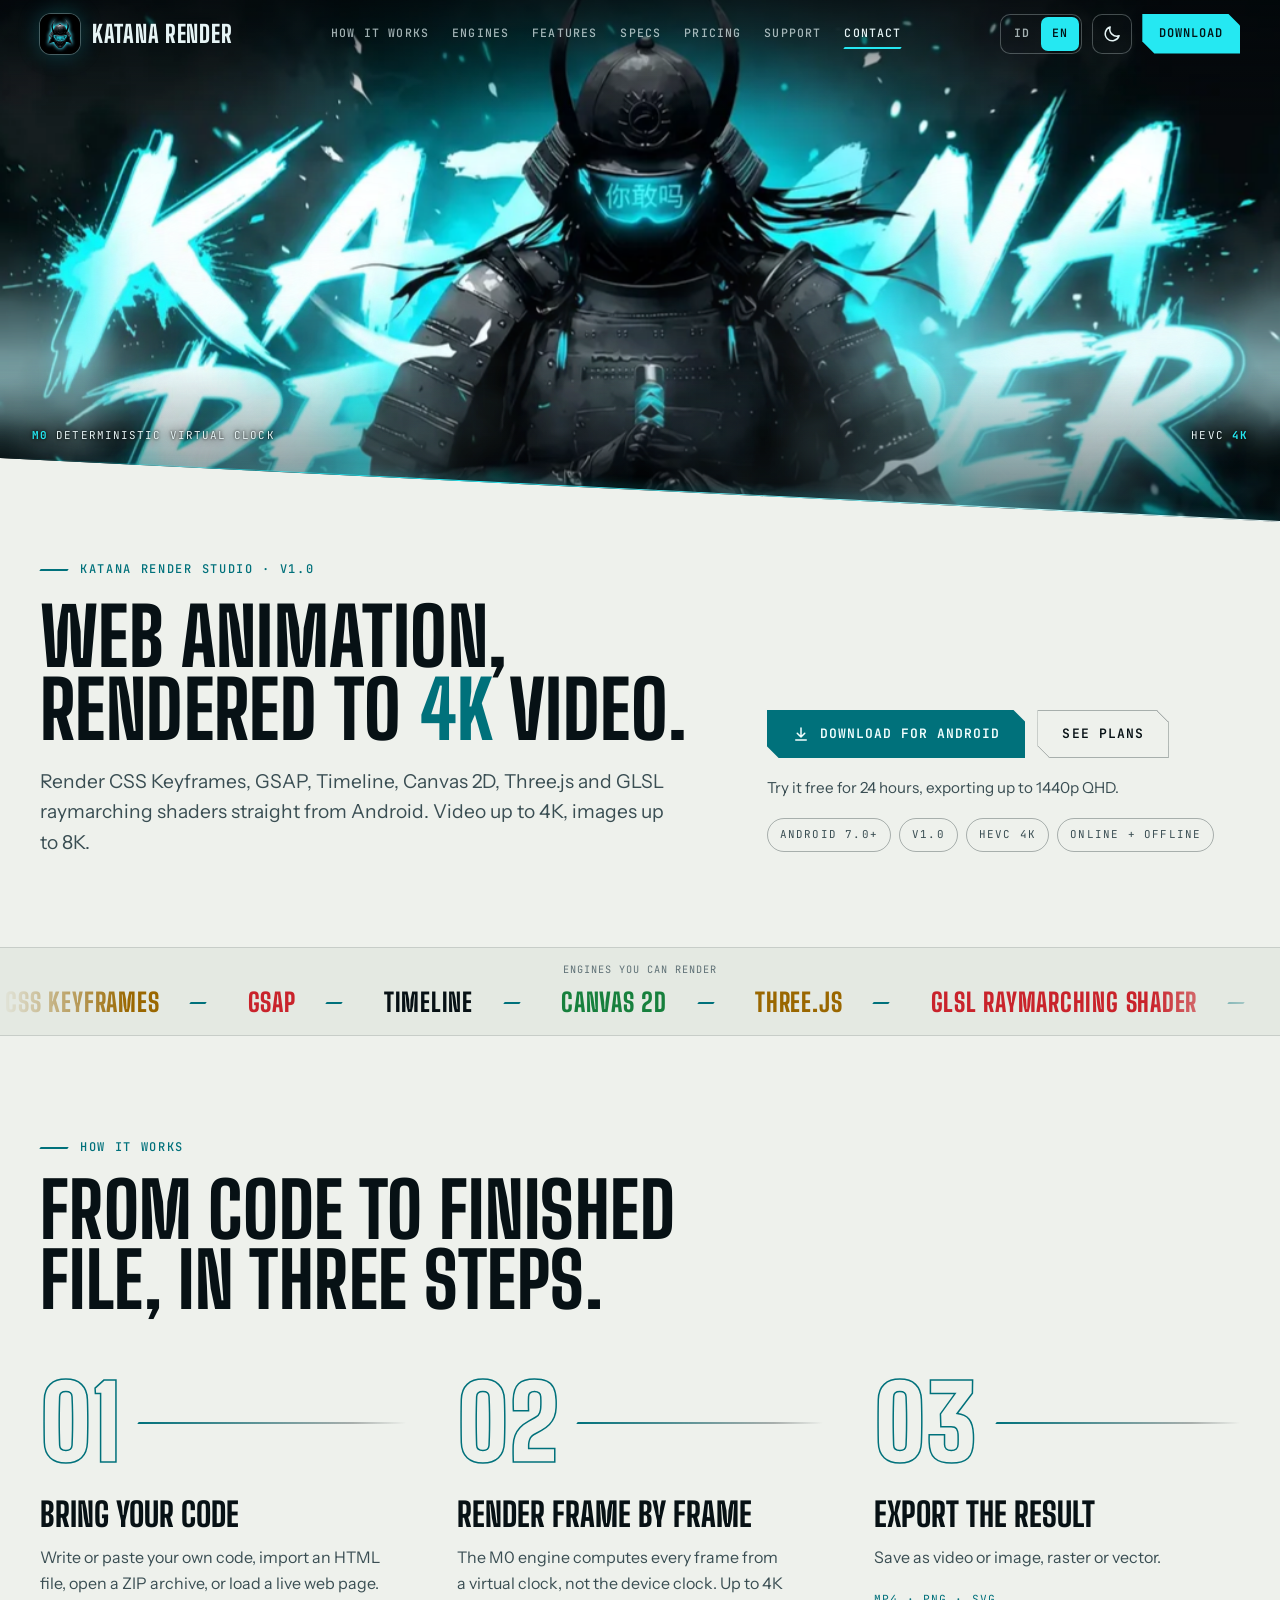
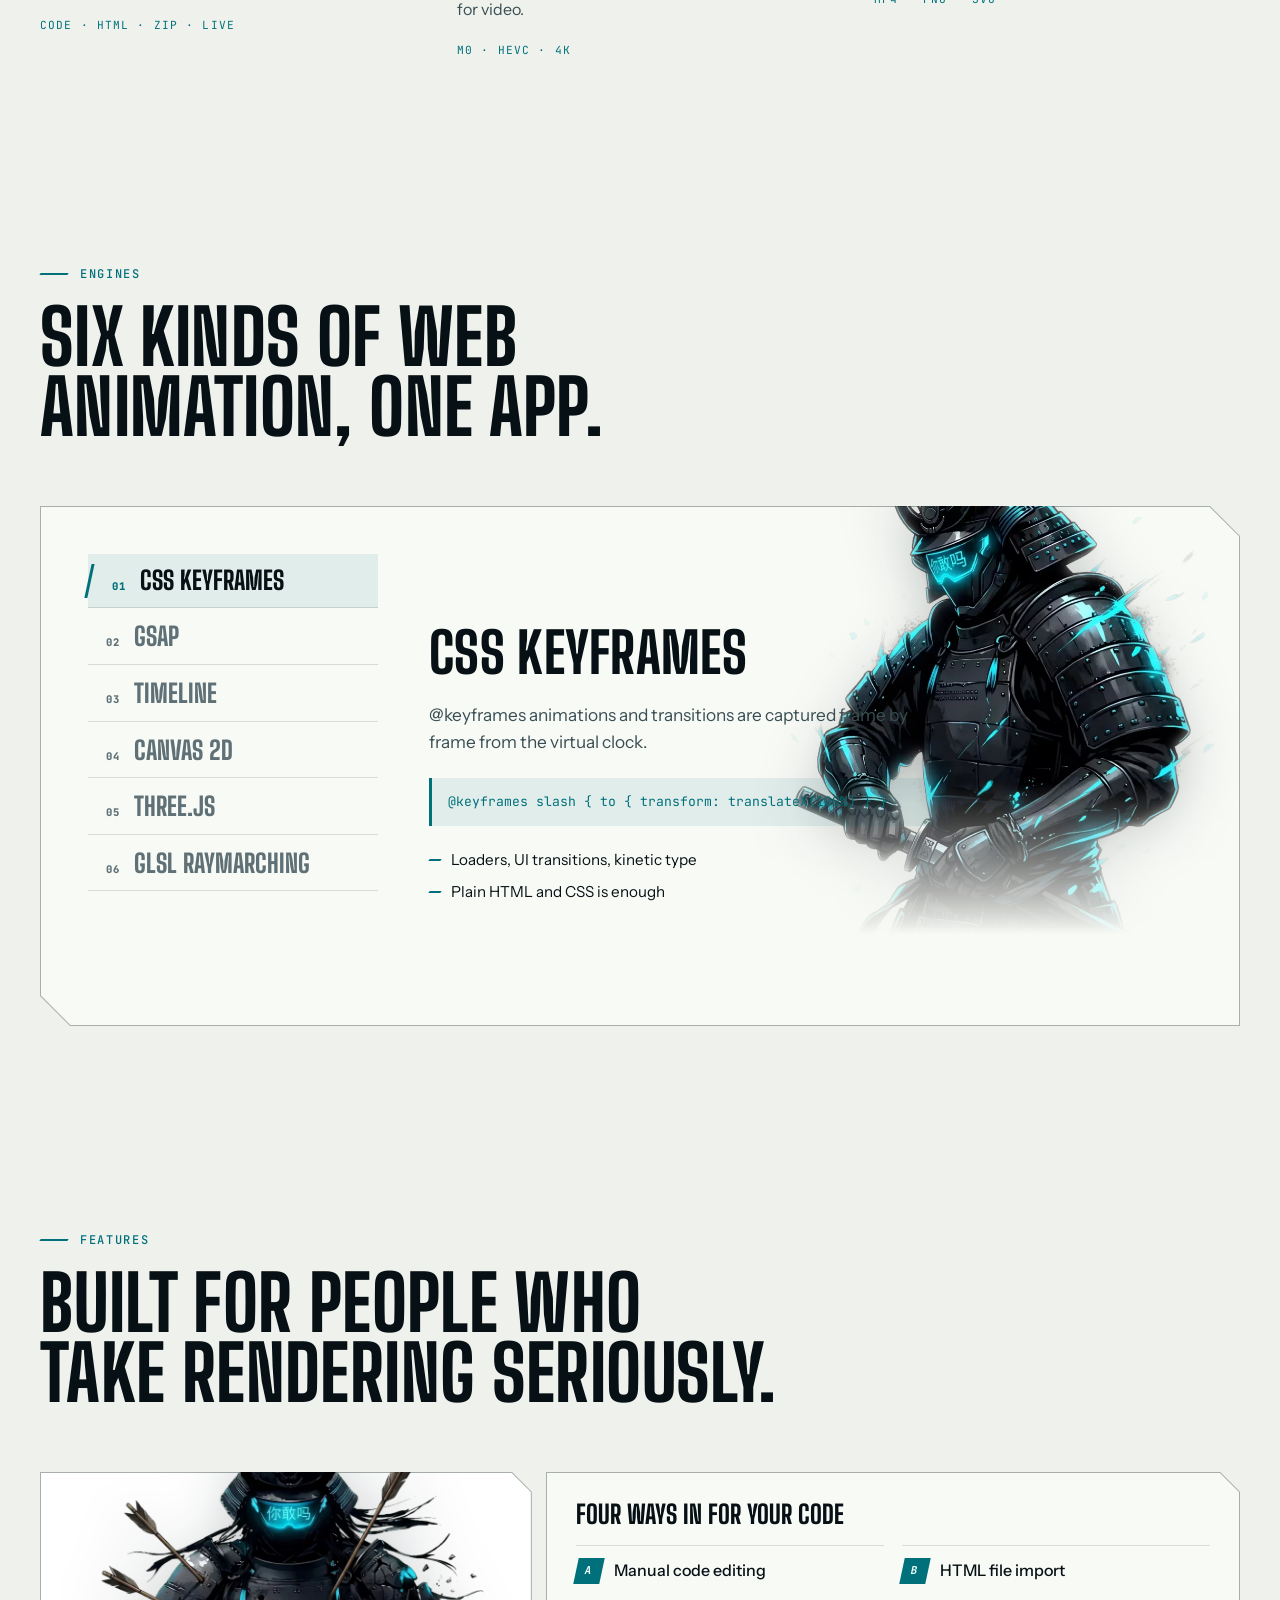
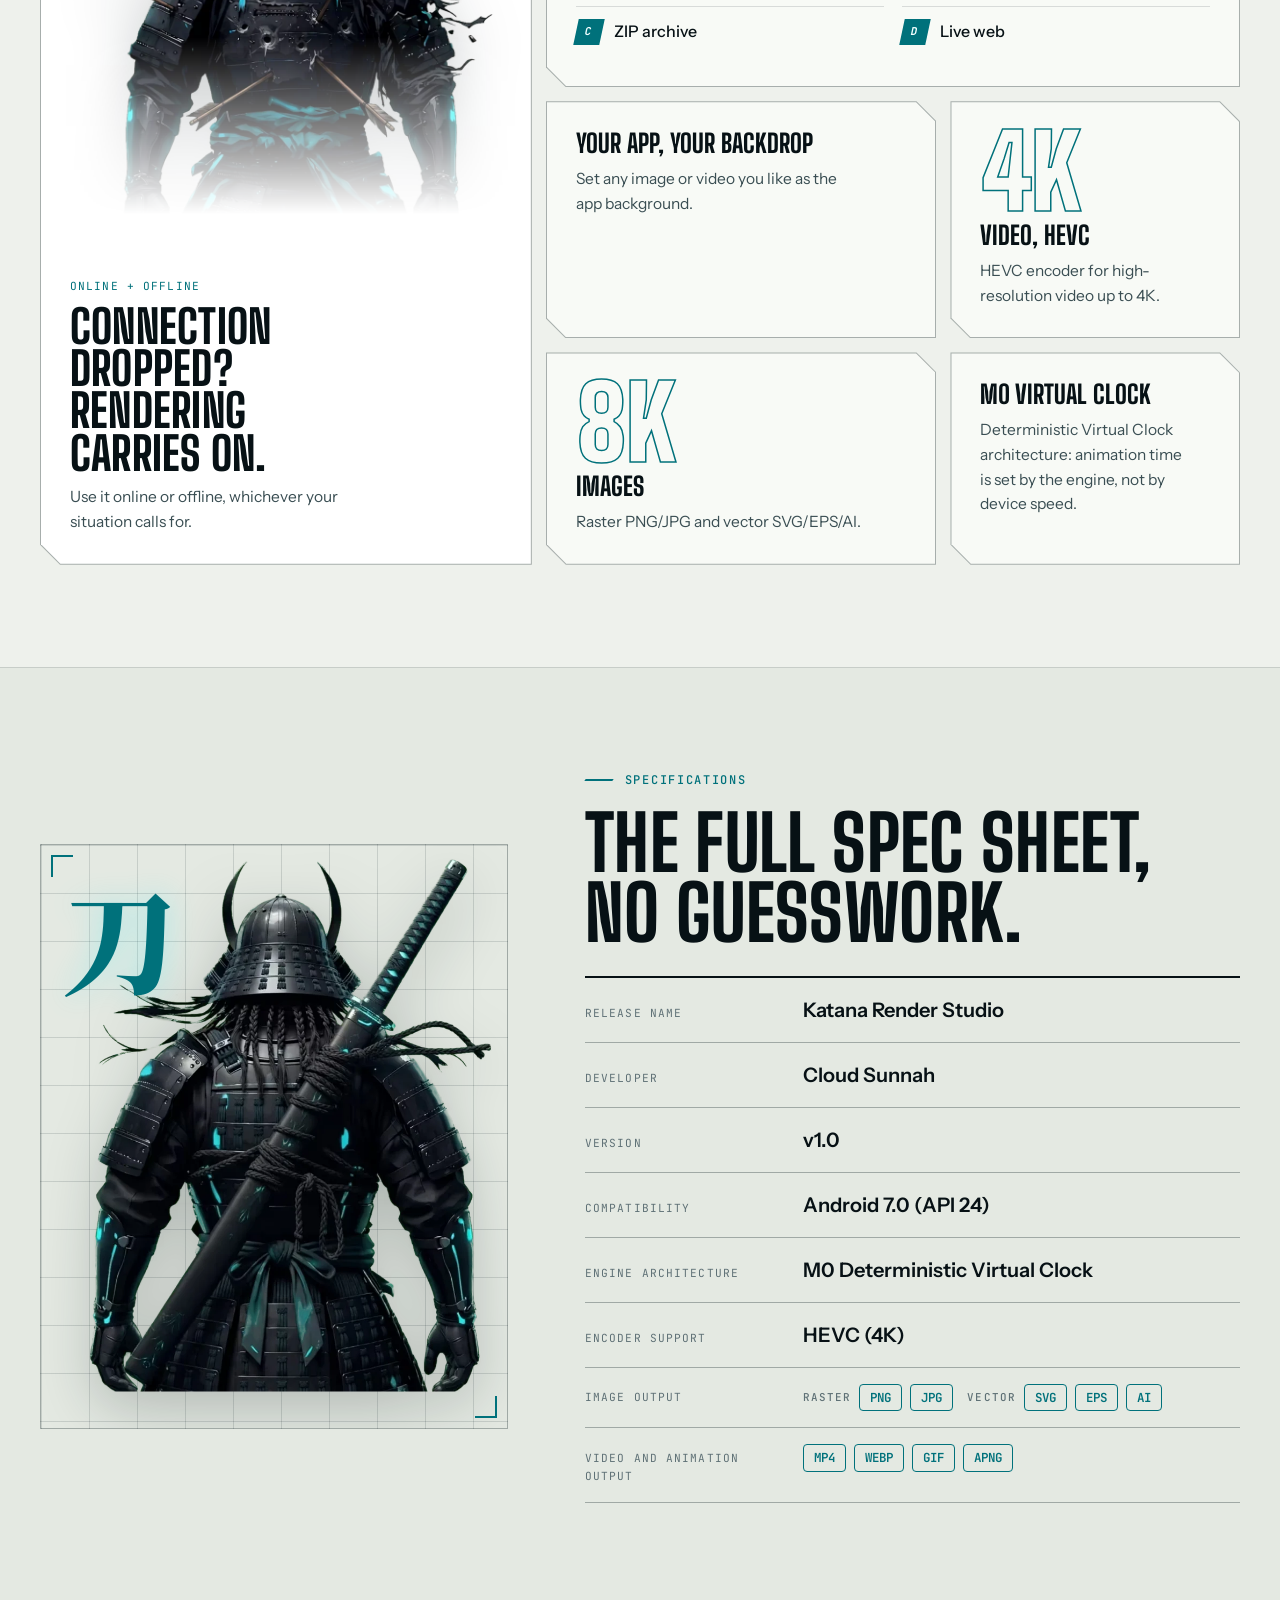
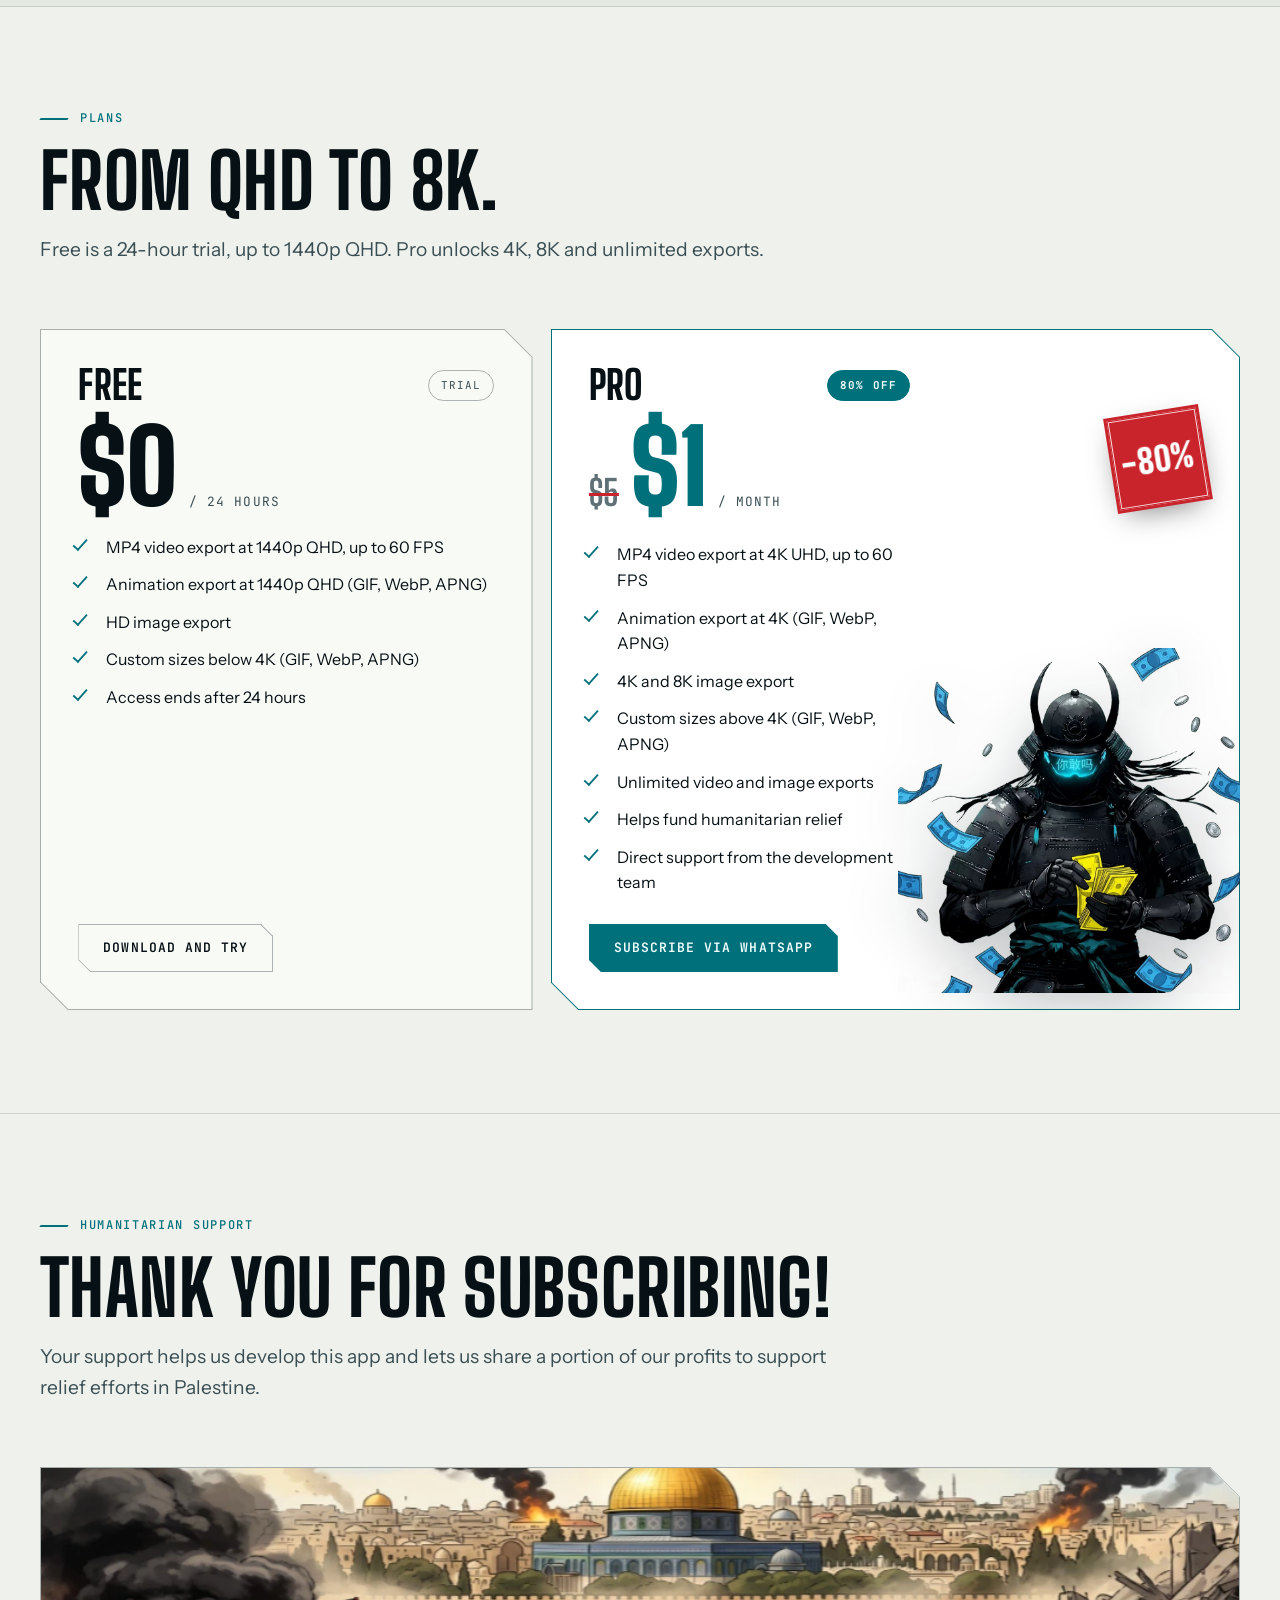
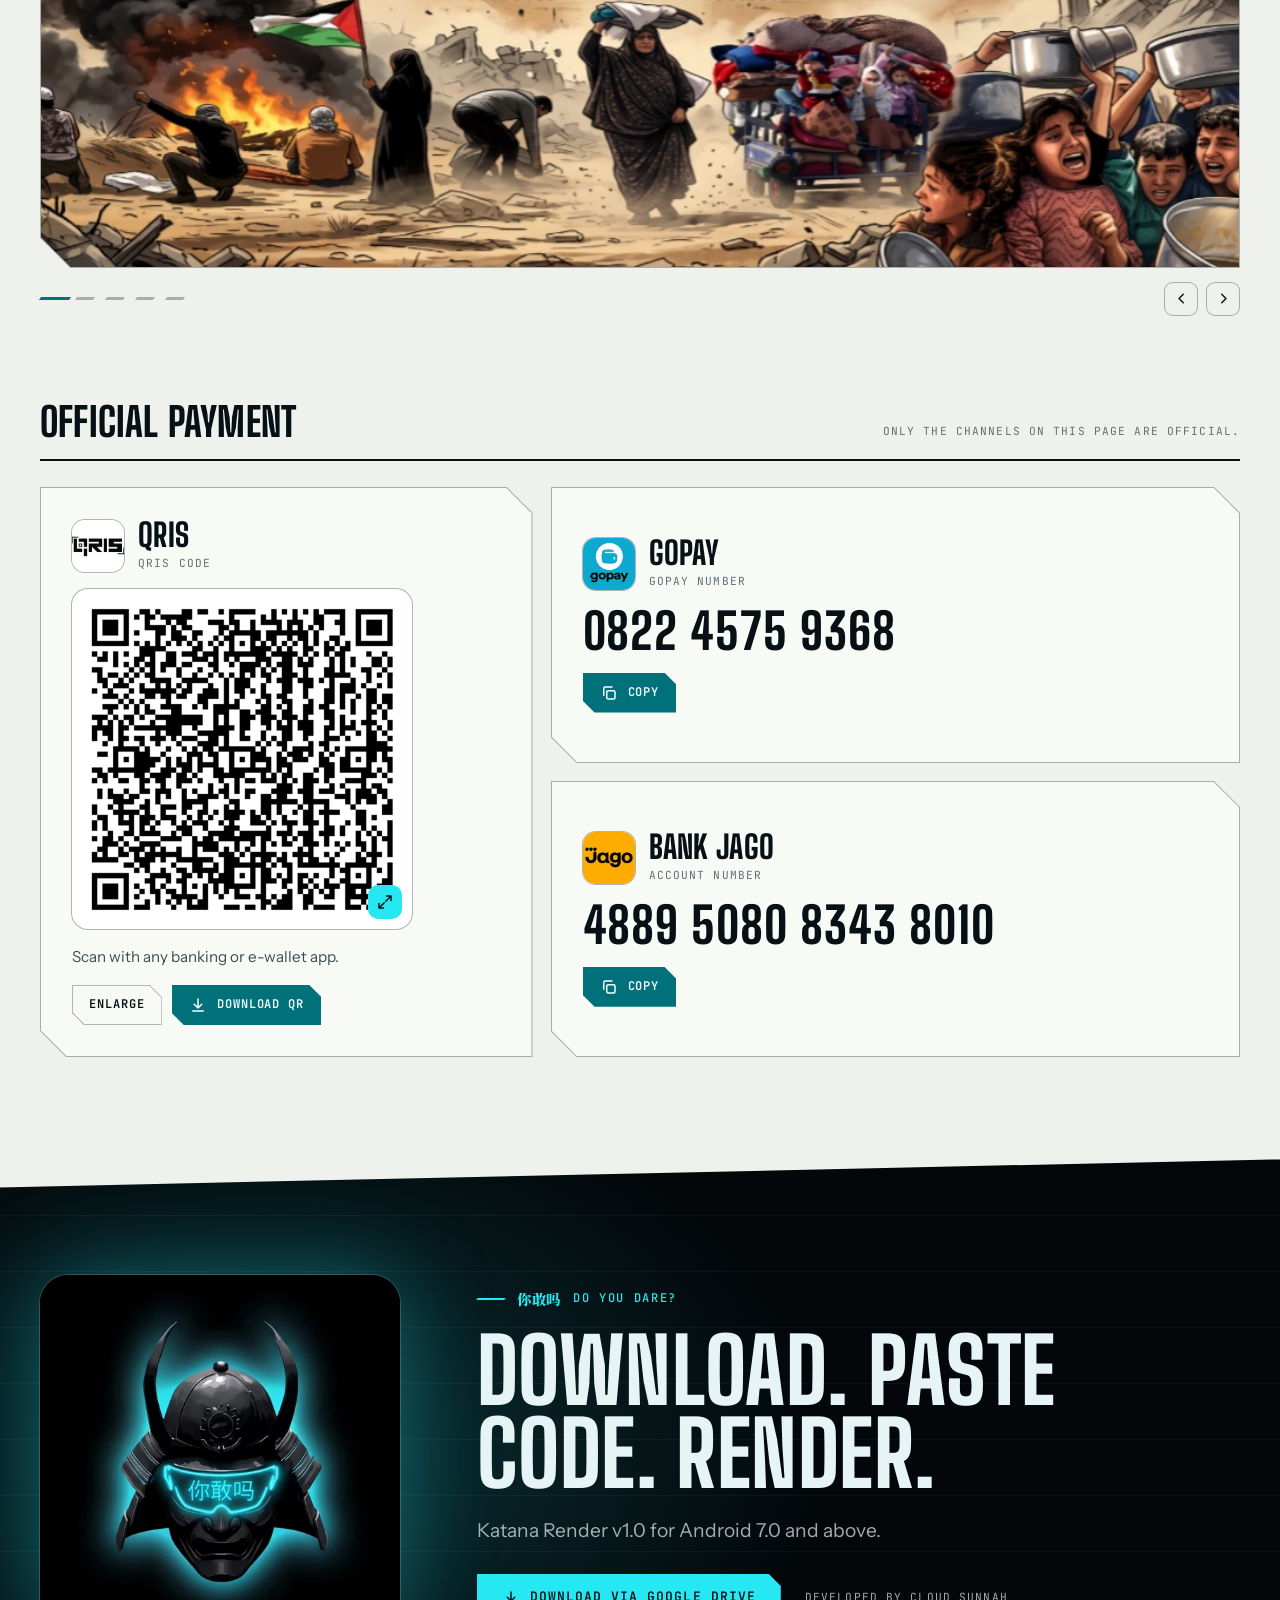
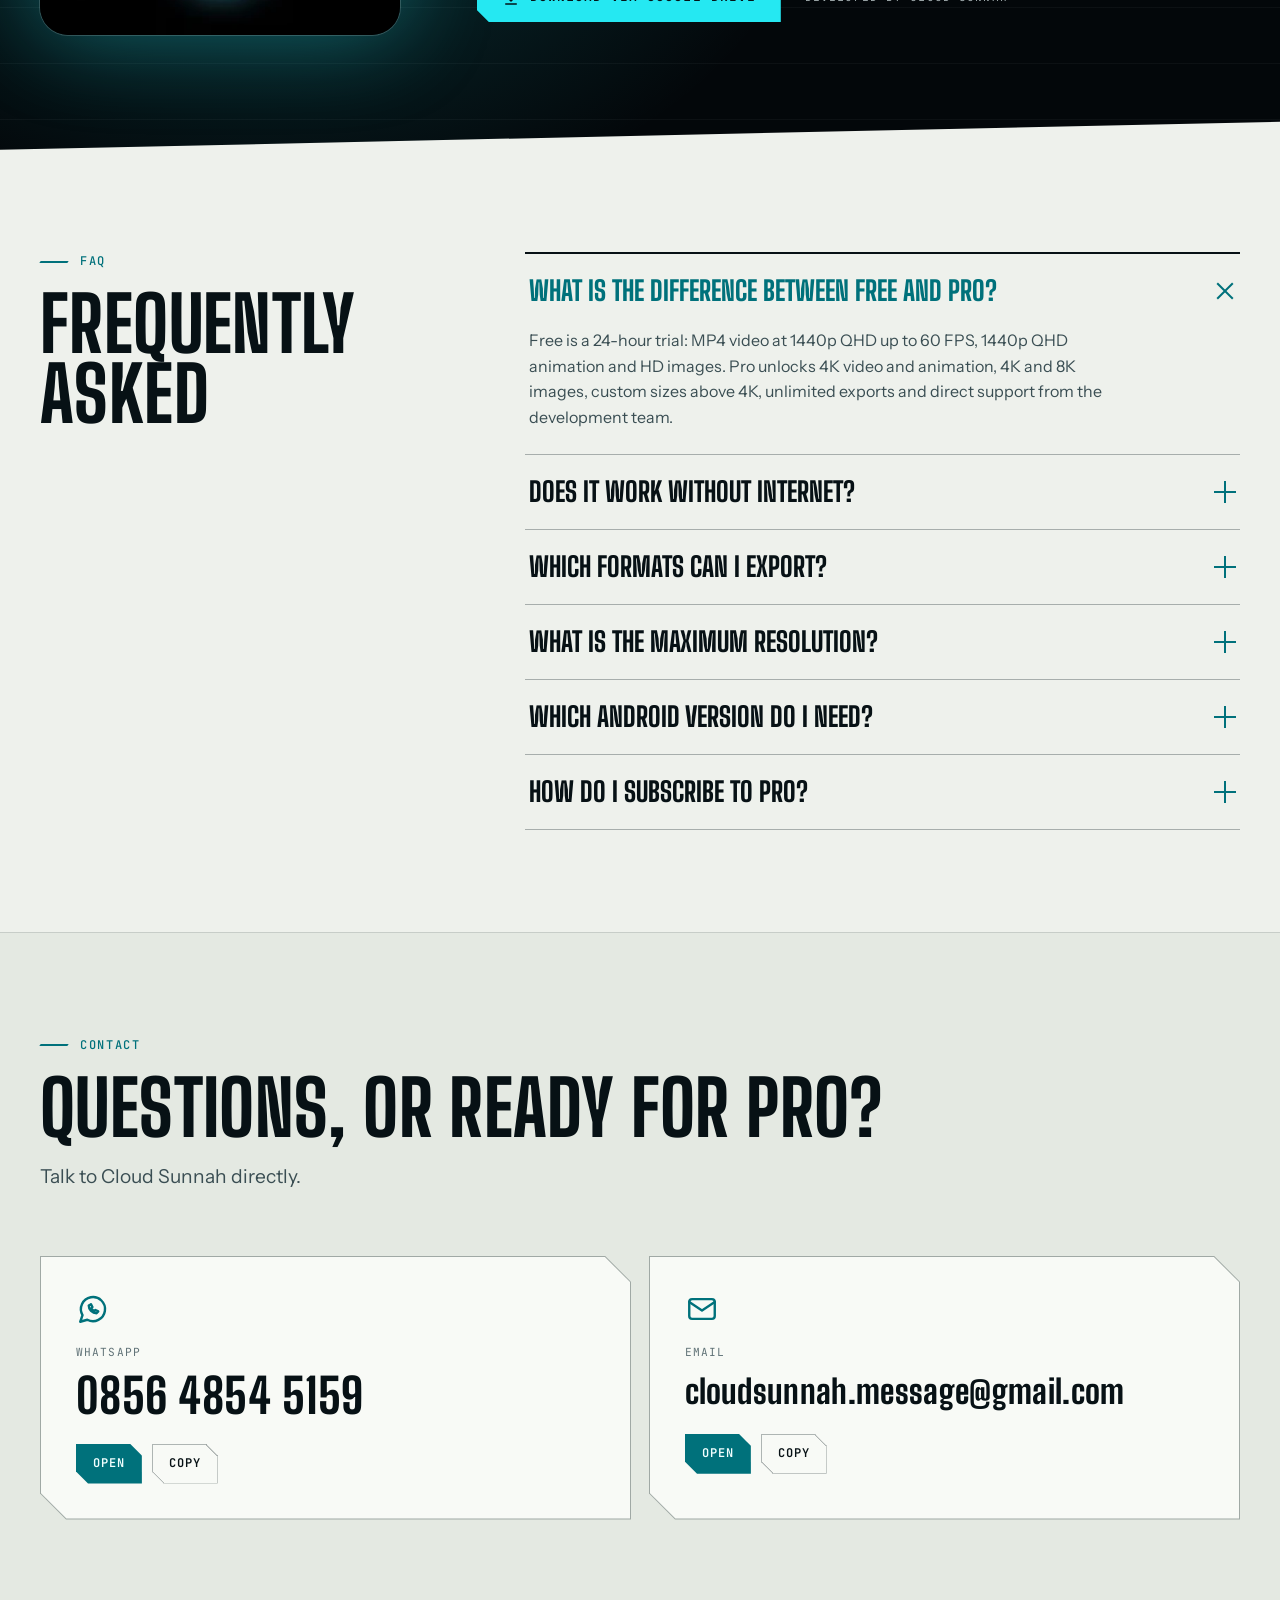
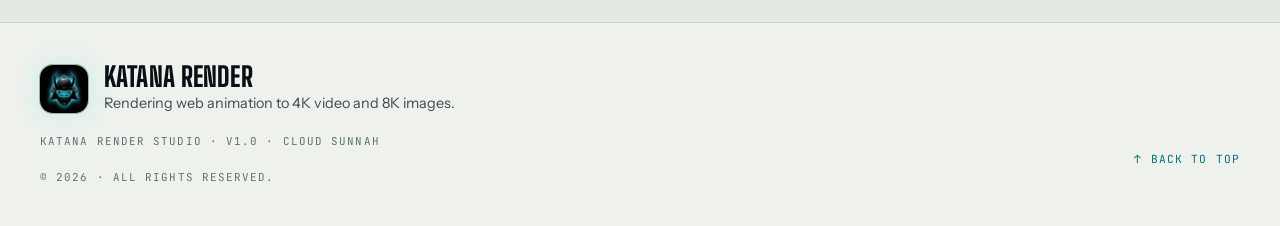
<file: index.html>
<!doctype html>
<html lang="id" data-theme="dark">
<head>
  <meta charset="utf-8">
  <meta name="viewport" content="width=device-width, initial-scale=1, viewport-fit=cover">
  <title>Katana Render — Render animasi web ke video 4K</title>
  <meta name="description" content="Katana Render mengubah animasi web (CSS Keyframes, GSAP, Canvas 2D, Three.js, GLSL) menjadi video hingga 4K dan gambar hingga 8K. Aplikasi Android, online dan offline.">
  <meta name="color-scheme" content="dark light">
  <meta name="theme-color" content="#05090b" media="(prefers-color-scheme: dark)">
  <meta name="theme-color" content="#eef1ec" media="(prefers-color-scheme: light)">

  <meta property="og:type" content="website">
  <meta property="og:title" content="Katana Render — Render animasi web ke video 4K">
  <meta property="og:description" content="Render CSS Keyframes, GSAP, Canvas 2D, Three.js dan GLSL Raymarching ke video 4K dan gambar 8K. Android 7.0+.">
  <meta property="og:image" content="assets/img/og-image.jpg">
  <meta name="twitter:card" content="summary_large_image">

  <link rel="icon" type="image/png" sizes="32x32" href="assets/img/favicon-32.png">
  <link rel="apple-touch-icon" href="assets/img/apple-touch-icon.png">


  <!-- Atur tema sebelum render pertama agar tidak berkedip -->
  <script src="js/core/theme-init.js"></script>

  <link rel="stylesheet" href="css/base/fonts.css">
  <link rel="stylesheet" href="css/base/tokens.css">
  <link rel="stylesheet" href="css/base/reset.css">
  <link rel="stylesheet" href="css/base/typography.css">
  <link rel="stylesheet" href="css/base/layout.css">
  <link rel="stylesheet" href="css/components/buttons.css">
  <link rel="stylesheet" href="css/components/nav.css">
  <link rel="stylesheet" href="css/components/hero.css">
  <link rel="stylesheet" href="css/components/marquee.css">
  <link rel="stylesheet" href="css/components/workflow.css">
  <link rel="stylesheet" href="css/components/engines.css">
  <link rel="stylesheet" href="css/components/features.css">
  <link rel="stylesheet" href="css/components/specs.css">
  <link rel="stylesheet" href="css/components/pricing.css">
  <link rel="stylesheet" href="css/components/humanity.css">
  <link rel="stylesheet" href="css/components/download.css">
  <link rel="stylesheet" href="css/components/faq.css">
  <link rel="stylesheet" href="css/components/contact.css">
  <link rel="stylesheet" href="css/components/footer.css">
  <link rel="stylesheet" href="css/components/toast.css">
</head>

<body>
  <a class="skip" href="#main" data-i18n="skip">Lompat ke konten</a>

  <!-- ============ NAV ============ -->
  <header class="nav" id="nav">
    <div class="container nav__bar">
      <a class="nav__brand" href="#top" aria-label="Katana Render">
        <img src="assets/img/logo.webp" width="40" height="40" alt="">
        <span class="nav__name">Katana Render</span>
      </a>

      <nav class="nav__links" id="nav-links" aria-label="Utama" data-i18n-attr="aria-label:nav.label">
        <a href="#workflow" data-i18n="nav.workflow">Cara kerja</a>
        <a href="#engines" data-i18n="nav.engines">Mesin</a>
        <a href="#features" data-i18n="nav.features">Fitur</a>
        <a href="#specs" data-i18n="nav.specs">Spesifikasi</a>
        <a href="#pricing" data-i18n="nav.pricing">Harga</a>
        <a href="#humanity" data-i18n="nav.humanity">Dukungan</a>
        <a href="#contact" data-i18n="nav.contact">Kontak</a>
      </nav>

      <div class="nav__tools">
        <div class="seg" role="group" aria-label="Bahasa" data-i18n-attr="aria-label:nav.lang">
          <button type="button" data-lang="id" aria-pressed="true">ID</button>
          <button type="button" data-lang="en" aria-pressed="false">EN</button>
        </div>
        <button type="button" class="icon-btn" id="theme-toggle" aria-label="Ganti tema" data-i18n-attr="aria-label:nav.theme">
          <svg class="ic-sun" viewBox="0 0 24 24" fill="none" stroke="currentColor" stroke-width="1.8" stroke-linecap="round"><circle cx="12" cy="12" r="4"/><path d="M12 2v2M12 20v2M4.9 4.9l1.4 1.4M17.7 17.7l1.4 1.4M2 12h2M20 12h2M4.9 19.1l1.4-1.4M17.7 6.3l1.4-1.4"/></svg>
          <svg class="ic-moon" viewBox="0 0 24 24" fill="none" stroke="currentColor" stroke-width="1.8" stroke-linecap="round" stroke-linejoin="round"><path d="M20.5 14.2A8.5 8.5 0 0 1 9.8 3.5a8.5 8.5 0 1 0 10.7 10.7z"/></svg>
        </button>
        <a class="btn btn--sm nav__cta" data-download href="https://drive.google.com/file/d/1p0Or61ZKCvpSlq1IS3G8PipPp3eMgtTs/view?usp=drivesdk" target="_blank" rel="noopener" data-i18n="nav.download">Unduh</a>
        <button type="button" class="burger icon-btn" id="burger" aria-expanded="false" aria-controls="nav-links" aria-label="Menu" data-i18n-attr="aria-label:nav.menu">
          <span></span><span></span>
        </button>
      </div>
    </div>
  </header>

  <main id="main">

    <!-- ============ HERO ============ -->
    <section class="hero" id="top">
      <div class="hero__stage">
        <picture class="hero__art" id="hero-art">
          <source media="(max-width: 760px)" srcset="assets/img/katana-banner-m.webp">
          <img src="assets/img/katana-banner.webp" width="2200" height="1228" fetchpriority="high"
               alt="Samurai berbaju zirah hitam dengan visor cyan neon di depan tulisan Katana Render"
               data-i18n-attr="alt:hero.alt">
        </picture>
        <div class="hero__fog" aria-hidden="true"><i class="hero__fog-a keep-motion"></i><i class="hero__fog-b keep-motion"></i></div>
        <div class="hero__shade"></div>
        <p class="hero__hud hero__hud--l mono" aria-hidden="true"><span>M0</span> Deterministic Virtual Clock</p>
        <p class="hero__hud hero__hud--r mono" aria-hidden="true">HEVC <span>4K</span></p>
        <svg class="hero__blade" viewBox="0 0 100 10" preserveAspectRatio="none" aria-hidden="true">
          <defs>
            <linearGradient id="blade-g" x1="0" x2="1"><stop offset="0" stop-color="#25e8f2" stop-opacity="0"/><stop offset=".35" stop-color="#25e8f2"/><stop offset="1" stop-color="#e6f4f5"/></linearGradient>
          </defs>
          <line x1="0" y1="0" x2="100" y2="10" stroke="url(#blade-g)" stroke-width="2" vector-effect="non-scaling-stroke"/>
        </svg>
      </div>

      <div class="container hero__body">
        <div class="hero__copy">
          <p class="eyebrow" data-reveal>Katana Render Studio · v1.0</p>
          <h1 class="h-display hero__title" data-reveal style="--d:80ms" data-i18n-html="hero.title">Animasi web jadi video <em>4K</em>.</h1>
          <p class="lead" data-reveal style="--d:160ms" data-i18n="hero.lead">Render CSS Keyframes, GSAP, Timeline, Canvas 2D, Three.js, sampai GLSL Raymarching Shader langsung dari Android. Video hingga 4K, gambar hingga 8K.</p>
        </div>

        <div class="hero__side" data-reveal style="--d:240ms">
          <div class="hero__cta">
            <a class="btn" data-download href="https://drive.google.com/file/d/1p0Or61ZKCvpSlq1IS3G8PipPp3eMgtTs/view?usp=drivesdk" target="_blank" rel="noopener">
              <svg viewBox="0 0 24 24" fill="none" stroke="currentColor" stroke-width="2" stroke-linecap="round" stroke-linejoin="round" aria-hidden="true"><path d="M12 4v12m0 0l-5-5m5 5l5-5M5 20h14"/></svg>
              <span data-i18n="hero.cta">Unduh untuk Android</span>
            </a>
            <a class="btn btn--ghost" href="#pricing" data-i18n="hero.cta2">Lihat paket</a>
          </div>
          <p class="hero__note" data-i18n="hero.note">Coba gratis 24 jam, ekspor hingga 1440p QHD.</p>
          <ul class="hero__chips mono" aria-label="Ringkasan">
            <li>Android 7.0+</li>
            <li>v1.0</li>
            <li>HEVC 4K</li>
            <li>Online + Offline</li>
          </ul>
        </div>
      </div>
    </section>

    <!-- ============ MARQUEE ============ -->
    <section class="marquee" aria-labelledby="marquee-label">
      <p class="marquee__label mono" id="marquee-label" data-i18n="marquee.label">Mesin yang bisa dirender</p>
      <div class="marquee__viewport">
        <div class="marquee__track keep-motion">
          <ul class="marquee__list">
            <li>CSS Keyframes</li><li>GSAP</li><li>Timeline</li><li>Canvas 2D</li><li>Three.js</li><li>GLSL Raymarching Shader</li>
          </ul>
          <ul class="marquee__list" aria-hidden="true">
            <li>CSS Keyframes</li><li>GSAP</li><li>Timeline</li><li>Canvas 2D</li><li>Three.js</li><li>GLSL Raymarching Shader</li>
          </ul>
        </div>
      </div>
    </section>

    <!-- ============ WORKFLOW ============ -->
    <section class="section workflow" id="workflow">
      <div class="container">
        <header class="section-head">
          <p class="eyebrow" data-reveal data-i18n="wf.eyebrow">Cara kerja</p>
          <h2 class="h-display" data-reveal data-i18n="wf.title">Dari kode ke file jadi, tiga langkah.</h2>
        </header>

        <ol class="workflow__steps">
          <li class="step" data-reveal>
            <span class="step__no" aria-hidden="true">01</span>
            <h3 class="step__t" data-i18n="wf.1.t">Masukkan kodenya</h3>
            <p class="step__d" data-i18n="wf.1.d">Tulis atau tempel kode sendiri, impor file HTML, buka arsip ZIP, atau muat dari live web.</p>
            <p class="step__tags mono">Code · HTML · ZIP · Live</p>
          </li>
          <li class="step" data-reveal style="--d:120ms">
            <span class="step__no" aria-hidden="true">02</span>
            <h3 class="step__t" data-i18n="wf.2.t">Render per frame</h3>
            <p class="step__d" data-i18n="wf.2.d">Mesin M0 menghitung tiap frame dari jam virtual, bukan jam perangkat. Resolusi sampai 4K untuk video.</p>
            <p class="step__tags mono">M0 · HEVC · 4K</p>
          </li>
          <li class="step" data-reveal style="--d:240ms">
            <span class="step__no" aria-hidden="true">03</span>
            <h3 class="step__t" data-i18n="wf.3.t">Ekspor hasilnya</h3>
            <p class="step__d" data-i18n="wf.3.d">Simpan sebagai video atau gambar, raster maupun vektor.</p>
            <p class="step__tags mono">MP4 · PNG · SVG</p>
          </li>
        </ol>
      </div>
    </section>

    <!-- ============ ENGINES ============ -->
    <section class="section engines" id="engines">
      <div class="container">
        <header class="section-head">
          <p class="eyebrow" data-reveal data-i18n="eng.eyebrow">Mesin</p>
          <h2 class="h-display" data-reveal data-i18n="eng.title">Enam jenis animasi web, satu aplikasi.</h2>
        </header>

        <div class="engines__stage cut" data-reveal>
          <div class="engines__tabs" role="tablist" aria-orientation="vertical" aria-label="Mesin" data-i18n-attr="aria-label:eng.tablist">
            <button role="tab" id="tab-1" aria-controls="panel-1" aria-selected="true"><span class="mono">01</span>CSS Keyframes</button>
            <button role="tab" id="tab-2" aria-controls="panel-2" aria-selected="false" tabindex="-1"><span class="mono">02</span>GSAP</button>
            <button role="tab" id="tab-3" aria-controls="panel-3" aria-selected="false" tabindex="-1"><span class="mono">03</span>Timeline</button>
            <button role="tab" id="tab-4" aria-controls="panel-4" aria-selected="false" tabindex="-1"><span class="mono">04</span>Canvas 2D</button>
            <button role="tab" id="tab-5" aria-controls="panel-5" aria-selected="false" tabindex="-1"><span class="mono">05</span>Three.js</button>
            <button role="tab" id="tab-6" aria-controls="panel-6" aria-selected="false" tabindex="-1"><span class="mono">06</span>GLSL Raymarching</button>
          </div>

          <div class="engines__panels">
            <article class="panel" role="tabpanel" id="panel-1" aria-labelledby="tab-1">
              <h3 class="h-display">CSS Keyframes</h3>
              <p class="panel__d" data-i18n="eng.1.d">Animasi @keyframes dan transition diambil per frame dari jam virtual.</p>
              <code class="panel__code">@keyframes slash { to { transform: translateX(100%) } }</code>
              <ul class="panel__pts"><li data-i18n="eng.1.p1">Loader, transisi UI, teks kinetik</li><li data-i18n="eng.1.p2">Cukup HTML dan CSS</li></ul>
            </article>
            <article class="panel" role="tabpanel" id="panel-2" aria-labelledby="tab-2" hidden>
              <h3 class="h-display">GSAP</h3>
              <p class="panel__d" data-i18n="eng.2.d">Tween dan timeline GSAP dikunci ke jam virtual, jadi tiap frame jatuh tepat di waktunya.</p>
              <code class="panel__code">gsap.timeline().to(".blade", { x: 600, ease: "power4.out" })</code>
              <ul class="panel__pts"><li data-i18n="eng.2.p1">Motion graphic berlapis</li><li data-i18n="eng.2.p2">Urutan dan easing presisi</li></ul>
            </article>
            <article class="panel" role="tabpanel" id="panel-3" aria-labelledby="tab-3" hidden>
              <h3 class="h-display">Timeline</h3>
              <p class="panel__d" data-i18n="eng.3.d">Animasi berbasis garis waktu: urutan, jeda, dan tumpang-tindih antar elemen dirender sesuai posisinya.</p>
              <code class="panel__code">tl.add(intro).add(scene, "-=0.4").seek(2.4)</code>
              <ul class="panel__pts"><li data-i18n="eng.3.p1">Intro, outro, dan lower third</li><li data-i18n="eng.3.p2">Banyak adegan dalam satu proyek</li></ul>
            </article>
            <article class="panel" role="tabpanel" id="panel-4" aria-labelledby="tab-4" hidden>
              <h3 class="h-display">Canvas 2D</h3>
              <p class="panel__d" data-i18n="eng.4.d">Gambar Canvas 2D digambar ulang tiap frame.</p>
              <code class="panel__code">ctx.clearRect(0, 0, w, h); ctx.arc(x, y, r, 0, Math.PI * 2)</code>
              <ul class="panel__pts"><li data-i18n="eng.4.p1">Partikel dan generative art</li><li data-i18n="eng.4.p2">Grafik data bergerak</li></ul>
            </article>
            <article class="panel" role="tabpanel" id="panel-5" aria-labelledby="tab-5" hidden>
              <h3 class="h-display">Three.js</h3>
              <p class="panel__d" data-i18n="eng.5.d">Scene 3D WebGL lengkap dengan kamera, cahaya, dan model.</p>
              <code class="panel__code">renderer.render(scene, camera)</code>
              <ul class="panel__pts"><li data-i18n="eng.5.p1">Logo 3D dan produk</li><li data-i18n="eng.5.p2">Sampai video 4K</li></ul>
            </article>
            <article class="panel" role="tabpanel" id="panel-6" aria-labelledby="tab-6" hidden>
              <h3 class="h-display">GLSL Raymarching Shader</h3>
              <p class="panel__d" data-i18n="eng.6.d">Shader fragment dengan ray marching: bentuk 3D lahir dari rumus matematika, dihitung per piksel.</p>
              <code class="panel__code">float d = map(ro + rd * t); t += d;</code>
              <ul class="panel__pts"><li data-i18n="eng.6.p1">Visual abstrak dan fraktal</li><li data-i18n="eng.6.p2">Latar loop yang bersih</li></ul>
            </article>
          </div>

          <img class="engines__art" data-parallax="0.06" src="assets/img/katana-samping.webp" width="1024" height="1024" loading="lazy"
               alt="Samurai berzirah hitam dengan garis cyan neon sedang menghunus katana" data-i18n-attr="alt:eng.alt">
        </div>
      </div>
    </section>

    <!-- ============ FEATURES ============ -->
    <section class="section features" id="features">
      <div class="container">
        <header class="section-head">
          <p class="eyebrow" data-reveal data-i18n="feat.eyebrow">Fitur</p>
          <h2 class="h-display" data-reveal data-i18n="feat.title">Dibuat untuk yang serius merender.</h2>
        </header>

        <div class="bento">
          <article class="cell cell--a cut" data-reveal>
            <p class="cell__tag mono">Online + Offline</p>
            <h3 class="cell__t h-display" data-i18n="feat.a.t">Koneksi putus? Render tetap jalan.</h3>
            <p class="cell__d" data-i18n="feat.a.d">Dipakai online maupun offline, sesuai situasi Anda.</p>
            <img class="cell__art" data-parallax="0.05" src="assets/img/katana-panah.webp" width="1024" height="1024" loading="lazy"
                 alt="Samurai berzirah hitam tertancap anak panah namun tetap berdiri tegak" data-i18n-attr="alt:feat.a.alt">
          </article>

          <article class="cell cell--b cut" data-reveal style="--d:80ms">
            <h3 class="cell__t cell__t--sm" data-i18n="feat.b.t">Empat pintu masuk untuk kode</h3>
            <ul class="cell__list">
              <li><span class="mono">A</span><span data-i18n="feat.b.1">Edit kode manual</span></li>
              <li><span class="mono">B</span><span data-i18n="feat.b.2">Impor file HTML</span></li>
              <li><span class="mono">C</span><span data-i18n="feat.b.3">Arsip ZIP</span></li>
              <li><span class="mono">D</span><span data-i18n="feat.b.4">Live web</span></li>
            </ul>
          </article>

          <article class="cell cell--c cut" data-reveal style="--d:120ms">
            <h3 class="cell__t cell__t--sm" data-i18n="feat.c.t">Latar aplikasi milik Anda</h3>
            <p class="cell__d" data-i18n="feat.c.d">Pasang gambar atau video favorit sebagai latar belakang aplikasi.</p>
          </article>

          <article class="cell cell--d cut" data-reveal style="--d:160ms">
            <p class="cell__big" aria-hidden="true">4K</p>
            <h3 class="cell__t cell__t--sm" data-i18n="feat.d.t">Video, HEVC</h3>
            <p class="cell__d" data-i18n="feat.d.d">Enkoder HEVC untuk video resolusi tinggi hingga 4K.</p>
          </article>

          <article class="cell cell--e cut" data-reveal style="--d:200ms">
            <p class="cell__big" aria-hidden="true">8K</p>
            <h3 class="cell__t cell__t--sm" data-i18n="feat.e.t">Gambar</h3>
            <p class="cell__d" data-i18n="feat.e.d">Raster PNG/JPG dan vektor SVG/EPS/AI.</p>
          </article>

          <article class="cell cell--f cut" data-reveal style="--d:240ms">
            <h3 class="cell__t cell__t--sm" data-i18n="feat.f.t">Jam virtual M0</h3>
            <p class="cell__d" data-i18n="feat.f.d">Arsitektur Deterministic Virtual Clock: waktu animasi ditentukan mesin, bukan kecepatan perangkat.</p>
          </article>
        </div>
      </div>
    </section>

    <!-- ============ SPECS ============ -->
    <section class="section specs" id="specs">
      <div class="container specs__grid">
        <figure class="specs__fig" data-reveal>
          <div class="specs__frame">
            <img data-parallax="0.04" src="assets/img/katana-belakang.webp" width="1024" height="1024" loading="lazy"
                 alt="Samurai dilihat dari belakang dengan katana terikat di punggung" data-i18n-attr="alt:spec.alt">
          </div>
          <figcaption class="specs__han" aria-hidden="true">刀</figcaption>
        </figure>

        <div class="specs__body">
          <header class="section-head">
            <p class="eyebrow" data-reveal data-i18n="spec.eyebrow">Spesifikasi</p>
            <h2 class="h-display" data-reveal data-i18n="spec.title">Spesifikasi lengkap, tanpa tebak-tebakan.</h2>
          </header>

          <dl class="sheet" data-reveal>
            <div class="sheet__row"><dt class="mono" data-i18n="spec.k1">Nama rilis</dt><dd>Katana Render Studio</dd></div>
            <div class="sheet__row"><dt class="mono" data-i18n="spec.k2">Pengembang</dt><dd>Cloud Sunnah</dd></div>
            <div class="sheet__row"><dt class="mono" data-i18n="spec.k3">Versi</dt><dd>v1.0</dd></div>
            <div class="sheet__row"><dt class="mono" data-i18n="spec.k4">Kompatibilitas</dt><dd>Android 7.0 (API 24)</dd></div>
            <div class="sheet__row"><dt class="mono" data-i18n="spec.k5">Arsitektur mesin</dt><dd>M0 Deterministic Virtual Clock</dd></div>
            <div class="sheet__row"><dt class="mono" data-i18n="spec.k6">Dukungan enkoder</dt><dd>HEVC (4K)</dd></div>
            <div class="sheet__row"><dt class="mono" data-i18n="spec.k7">Keluaran gambar</dt>
              <dd class="fmt"><span>Raster</span><b>PNG</b><b>JPG</b><span>Vector</span><b>SVG</b><b>EPS</b><b>AI</b></dd></div>
            <div class="sheet__row"><dt class="mono" data-i18n="spec.k8">Keluaran video dan animasi</dt>
              <dd class="fmt"><b>MP4</b><b>WEBP</b><b>GIF</b><b>APNG</b></dd></div>
          </dl>
        </div>
      </div>
    </section>

    <!-- ============ PRICING ============ -->
    <section class="section pricing" id="pricing">
      <div class="container">
        <header class="section-head">
          <p class="eyebrow" data-reveal data-i18n="price.eyebrow">Paket</p>
          <h2 class="h-display" data-reveal data-i18n="price.title">Dari QHD sampai 8K.</h2>
          <p class="lead" data-reveal data-i18n="price.lead">Free untuk mencoba selama 24 jam, hingga 1440p QHD. Pro membuka 4K, 8K, dan ekspor tanpa batas jumlah.</p>
        </header>

        <div class="plans">
          <article class="plan plan--free cut" data-reveal>
            <header class="plan__head">
              <h3 class="plan__name h-display">Free</h3>
              <p class="plan__tag mono" data-i18n="price.free.tag">Uji coba</p>
            </header>
            <p class="plan__price"><span class="plan__amt">$0</span><span class="plan__per" data-i18n="price.free.per">/ 24 jam</span></p>
            <ul class="plan__list">
              <li data-i18n="price.free.1">Ekspor video MP4 1440p QHD hingga 60 FPS</li>
              <li data-i18n="price.free.2">Ekspor animasi 1440p QHD (GIF, WebP, APNG)</li>
              <li data-i18n="price.free.3">Ekspor gambar HD</li>
              <li data-i18n="price.free.4">Ukuran kustom di bawah 4K (GIF, WebP, APNG)</li>
              <li data-i18n="price.free.5">Akses berhenti setelah 24 jam</li>
            </ul>
            <a class="btn btn--ghost plan__cta" data-download href="https://drive.google.com/file/d/1p0Or61ZKCvpSlq1IS3G8PipPp3eMgtTs/view?usp=drivesdk" target="_blank" rel="noopener" data-i18n="price.free.cta">Unduh dan coba</a>
          </article>

          <article class="plan plan--pro cut" data-reveal style="--d:120ms">
            <div class="plan__copy">
              <header class="plan__head">
                <h3 class="plan__name h-display">Pro</h3>
                <p class="plan__tag plan__tag--hot mono" data-i18n="price.pro.badge">Diskon 80%</p>
              </header>
              <p class="plan__price">
                <span class="plan__was" aria-label="Harga awal 5 dolar"><s>$5</s></span>
                <span class="plan__amt">$1</span><span class="plan__per" data-i18n="price.pro.per">/ bulan</span>
              </p>
              <ul class="plan__list">
                <li data-i18n="price.pro.1">Ekspor video MP4 4K UHD hingga 60 FPS</li>
                <li data-i18n="price.pro.2">Ekspor animasi 4K (GIF, WebP, APNG)</li>
                <li data-i18n="price.pro.3">Ekspor gambar 4K dan 8K</li>
                <li data-i18n="price.pro.4">Ukuran kustom di atas 4K (GIF, WebP, APNG)</li>
                <li data-i18n="price.pro.5">Ekspor video dan gambar tanpa batas jumlah</li>
                <li data-i18n="price.pro.6">Ikut mendukung bantuan kemanusiaan</li>
                <li data-i18n="price.pro.7">Dukungan langsung dari tim pengembang</li>
              </ul>
              <a class="btn plan__cta" id="wa-pro" href="https://wa.me/6285648545159" target="_blank" rel="noopener" data-wa="price.pro.msg" data-i18n="price.pro.cta">Berlangganan via WhatsApp</a>
            </div>
            <div class="plan__art" aria-hidden="false">
              <img data-parallax="0.05" src="assets/img/katana-uang.webp" width="1024" height="1024" loading="lazy"
                   alt="Samurai berzirah hitam menghitung uang dolar di tengah lembaran yang beterbangan" data-i18n-attr="alt:price.alt">
            </div>
            <div class="seal" aria-hidden="true"><span>-80%</span></div>
          </article>
        </div>
      </div>
    </section>

    <!-- ============ DUKUNGAN KEMANUSIAAN ============ -->
    <section class="section humanity" id="humanity" aria-labelledby="hum-title">
      <div class="container">
        <header class="section-head">
          <p class="eyebrow" data-reveal data-i18n="hum.eyebrow">Dukungan Kemanusiaan</p>
          <h2 class="h-display" id="hum-title" data-reveal data-i18n="hum.title">Terima kasih telah berlangganan!</h2>
          <p class="lead" data-reveal data-i18n="hum.lead">Dukungan Anda membantu kami mengembangkan aplikasi ini dan memungkinkan kami untuk membagikan sebagian dari keuntungan kami, demi mendukung upaya bantuan di Palestina.</p>
        </header>

        <div class="hum" data-reveal>
          <div class="hum__frame cut">
            <div class="hum__view">
              <div class="hum__track" tabindex="0" role="group" aria-roledescription="carousel" aria-label="Galeri banner kemanusiaan" data-i18n-attr="aria-label:hum.gallery">
            <div class="hum__slide" role="group" aria-roledescription="slide" aria-label="1 / 5">
              <img src="assets/img/humanity/banner_humanitarian_1.webp" width="1080" height="360" loading="lazy" decoding="async"
                   alt="Warga sipil Palestina mengungsi di antara puing, dengan Kubah Batu di kejauhan" data-i18n-attr="alt:hum.alt.1">
            </div>
            <div class="hum__slide" role="group" aria-roledescription="slide" aria-label="2 / 5">
              <img src="assets/img/humanity/banner_humanitarian_2.webp" width="1080" height="360" loading="lazy" decoding="async"
                   alt="Seorang pria menunduk di antara reruntuhan, dan seorang anak perempuan memegang boneka di dekat bendera Palestina" data-i18n-attr="alt:hum.alt.2">
            </div>
            <div class="hum__slide" role="group" aria-roledescription="slide" aria-label="3 / 5">
              <img src="assets/img/humanity/banner_humanitarian_3.webp" width="1080" height="360" loading="lazy" decoding="async"
                   alt="Para ibu saling menguatkan, sementara anak-anak duduk di dekat tenda pengungsian" data-i18n-attr="alt:hum.alt.3">
            </div>
            <div class="hum__slide" role="group" aria-roledescription="slide" aria-label="4 / 5">
              <img src="assets/img/humanity/banner_humanitarian_4.webp" width="1080" height="360" loading="lazy" decoding="async"
                   alt="Seorang ibu menggendong dan menggandeng anaknya melewati puing bangunan" data-i18n-attr="alt:hum.alt.4">
            </div>
            <div class="hum__slide" role="group" aria-roledescription="slide" aria-label="5 / 5">
              <img src="assets/img/humanity/banner_humanitarian_5.webp" width="1080" height="360" loading="lazy" decoding="async"
                   alt="Anak-anak bermain bersama di reruntuhan saat matahari terbenam" data-i18n-attr="alt:hum.alt.5">
            </div>
              </div>
            </div>
          </div>
          <div class="hum__bar">
            <div class="hum__dots">
            <button type="button" class="hum__dot" aria-current="true" aria-label="Banner 1 dari 5"></button>
            <button type="button" class="hum__dot" aria-label="Banner 2 dari 5"></button>
            <button type="button" class="hum__dot" aria-label="Banner 3 dari 5"></button>
            <button type="button" class="hum__dot" aria-label="Banner 4 dari 5"></button>
            <button type="button" class="hum__dot" aria-label="Banner 5 dari 5"></button>
            </div>
            <div class="hum__nav">
              <button type="button" class="icon-btn" data-hum-prev aria-label="Banner sebelumnya" data-i18n-attr="aria-label:hum.prev">
                <svg viewBox="0 0 24 24" fill="none" stroke="currentColor" stroke-width="2" stroke-linecap="round" stroke-linejoin="round"><path d="M14.5 6l-6 6 6 6"/></svg>
              </button>
              <button type="button" class="icon-btn" data-hum-next aria-label="Banner berikutnya" data-i18n-attr="aria-label:hum.next">
                <svg viewBox="0 0 24 24" fill="none" stroke="currentColor" stroke-width="2" stroke-linecap="round" stroke-linejoin="round"><path d="M9.5 6l6 6-6 6"/></svg>
              </button>
            </div>
          </div>
        </div>

        <div class="pay__head" data-reveal>
          <h3 class="h-display" data-i18n="hum.pay.title">Pembayaran resmi</h3>
          <p class="pay__note mono" data-i18n="hum.pay.note">Hanya kanal di halaman ini yang resmi.</p>
        </div>

        <div class="pay__grid">
          <article class="pcard pcard--qr cut" data-reveal>
            <div class="pcard__top">
              <span class="pcard__logo"><img src="assets/img/pay/qris-logo.webp" width="52" height="52" loading="lazy" alt=""></span>
              <div>
                <h4 class="pcard__name">QRIS</h4>
                <p class="pcard__k mono" data-i18n="hum.qris.k">Kode QRIS</p>
              </div>
            </div>
            <button type="button" class="qr" data-qr-open data-qr-src="assets/img/pay/me-bar-code.webp" aria-label="Perbesar kode QRIS" data-i18n-attr="aria-label:hum.qris.zoomlabel">
              <img src="assets/img/pay/me-bar-code.webp" width="1024" height="1024" loading="lazy" decoding="async" alt="Kode QR QRIS untuk pembayaran" data-i18n-attr="alt:hum.qris.alt">
              <span class="qr__zoom" aria-hidden="true"><svg viewBox="0 0 24 24" fill="none" stroke="currentColor" stroke-width="2" stroke-linecap="round" stroke-linejoin="round" aria-hidden="true"><path d="M14 4h6v6M10 20H4v-6M20 4l-7 7M4 20l7-7"/></svg></span>
            </button>
            <p class="pcard__hint" data-i18n="hum.qris.hint">Pindai dengan aplikasi bank atau e-wallet apa pun.</p>
            <div class="pcard__act">
              <button type="button" class="btn btn--sm btn--ghost" data-qr-open data-qr-src="assets/img/pay/me-bar-code.webp"><span data-i18n="hum.qris.zoom">Perbesar</span></button>
              <a class="btn btn--sm" href="assets/img/pay/me-bar-code.webp" download="katana-render-qris.webp"><svg viewBox="0 0 24 24" fill="none" stroke="currentColor" stroke-width="2" stroke-linecap="round" stroke-linejoin="round" aria-hidden="true"><path d="M12 4v12m0 0l-5-5m5 5l5-5M5 20h14"/></svg><span data-i18n="hum.qris.save">Unduh QR</span></a>
            </div>
          </article>

          <div class="pay__stack">
            <article class="pcard cut" data-reveal style="--d:100ms">
              <div class="pcard__top">
                <span class="pcard__logo"><img src="assets/img/pay/gopay-logo.webp" width="52" height="52" loading="lazy" alt=""></span>
                <div>
                  <h4 class="pcard__name">GoPay</h4>
                  <p class="pcard__k mono" data-i18n="hum.gopay.k">Nomor GoPay</p>
                </div>
              </div>
              <p class="pcard__v">0822 4575 9368</p>
              <div class="pcard__act">
                <button type="button" class="btn btn--sm" data-copy="082245759368" aria-label="Salin nomor GoPay" data-i18n-attr="aria-label:hum.gopay.copy"><svg class="ic-copy" viewBox="0 0 24 24" fill="none" stroke="currentColor" stroke-width="2" stroke-linecap="round" stroke-linejoin="round" aria-hidden="true"><rect x="9" y="9" width="11" height="11" rx="2"/><path d="M5 15V6a2 2 0 0 1 2-2h9"/></svg><svg class="ic-ok" viewBox="0 0 24 24" fill="none" stroke="currentColor" stroke-width="2.2" stroke-linecap="round" stroke-linejoin="round" aria-hidden="true"><path d="M5 12.5l4.5 4.5L19 7.5"/></svg><span data-i18n="contact.copy">Salin</span></button>
              </div>
            </article>

            <article class="pcard cut" data-reveal style="--d:200ms">
              <div class="pcard__top">
                <span class="pcard__logo"><img src="assets/img/pay/bank-jago-logo.webp" width="52" height="52" loading="lazy" alt=""></span>
                <div>
                  <h4 class="pcard__name">Bank Jago</h4>
                  <p class="pcard__k mono" data-i18n="hum.jago.k">Nomor rekening</p>
                </div>
              </div>
              <p class="pcard__v">4889 5080 8343 8010</p>
              <div class="pcard__act">
                <button type="button" class="btn btn--sm" data-copy="4889508083438010" aria-label="Salin nomor rekening Bank Jago" data-i18n-attr="aria-label:hum.jago.copy"><svg class="ic-copy" viewBox="0 0 24 24" fill="none" stroke="currentColor" stroke-width="2" stroke-linecap="round" stroke-linejoin="round" aria-hidden="true"><rect x="9" y="9" width="11" height="11" rx="2"/><path d="M5 15V6a2 2 0 0 1 2-2h9"/></svg><svg class="ic-ok" viewBox="0 0 24 24" fill="none" stroke="currentColor" stroke-width="2.2" stroke-linecap="round" stroke-linejoin="round" aria-hidden="true"><path d="M5 12.5l4.5 4.5L19 7.5"/></svg><span data-i18n="contact.copy">Salin</span></button>
              </div>
            </article>
          </div>
        </div>
      </div>
    </section>

    <!-- ============ DOWNLOAD ============ -->
    <section class="download on-stage" id="download">
      <div class="container download__in">
        <div class="download__logo" data-reveal>
          <img src="assets/img/logo.webp" width="360" height="360" loading="lazy" alt="Logo Katana Render: helm samurai dengan visor neon" data-i18n-attr="alt:dl.alt">
        </div>
        <div class="download__copy">
          <p class="eyebrow" data-reveal><span class="han" aria-hidden="true">你敢吗</span> <span data-i18n="dl.eyebrow">Berani?</span></p>
          <h2 class="h-display" data-reveal style="--d:80ms" data-i18n="dl.title">Unduh. Tempel kode. Render.</h2>
          <p class="lead" data-reveal style="--d:140ms" data-i18n="dl.lead">Katana Render v1.0 untuk Android 7.0 ke atas.</p>
          <div class="download__act" data-reveal style="--d:200ms">
            <a class="btn" data-download href="https://drive.google.com/file/d/1p0Or61ZKCvpSlq1IS3G8PipPp3eMgtTs/view?usp=drivesdk" target="_blank" rel="noopener">
              <svg viewBox="0 0 24 24" fill="none" stroke="currentColor" stroke-width="2" stroke-linecap="round" stroke-linejoin="round" aria-hidden="true"><path d="M12 4v12m0 0l-5-5m5 5l5-5M5 20h14"/></svg>
              <span data-i18n="dl.cta">Unduh via Google Drive</span>
            </a>
            <p class="mono download__meta" data-i18n="dl.meta">Dikembangkan oleh Cloud Sunnah</p>
          </div>
        </div>
      </div>
    </section>

    <!-- ============ FAQ ============ -->
    <section class="section faq" id="faq">
      <div class="container faq__grid">
        <header class="section-head">
          <p class="eyebrow" data-reveal data-i18n="faq.eyebrow">FAQ</p>
          <h2 class="h-display" data-reveal data-i18n="faq.title">Pertanyaan yang sering muncul</h2>
        </header>

        <div class="faq__list" data-reveal>
          <details name="faq" open><summary><span data-i18n="faq.1.q">Apa bedanya Free dan Pro?</span></summary><p data-i18n="faq.1.a">Free untuk mencoba selama 24 jam: video MP4 1440p QHD hingga 60 FPS, animasi 1440p QHD, dan gambar HD. Pro membuka video dan animasi 4K, gambar 4K dan 8K, ukuran kustom di atas 4K, ekspor tanpa batas jumlah, serta dukungan langsung dari tim pengembang.</p></details>
          <details name="faq"><summary><span data-i18n="faq.2.q">Bisa dipakai tanpa internet?</span></summary><p data-i18n="faq.2.a">Bisa. Katana Render dapat dipakai online maupun offline.</p></details>
          <details name="faq"><summary><span data-i18n="faq.3.q">Format apa saja yang bisa diekspor?</span></summary><p data-i18n="faq.3.a">Video: MP4. Animasi: GIF, WebP, dan APNG. Gambar: PNG dan JPG (raster), SVG, EPS, dan AI (vektor).</p></details>
          <details name="faq"><summary><span data-i18n="faq.4.q">Berapa resolusi maksimalnya?</span></summary><p data-i18n="faq.4.a">Free: video hingga 1440p QHD, gambar HD, dan animasi 1440p QHD atau ukuran kustom di bawah 4K. Pro: video 4K UHD, gambar hingga 8K, dan animasi 4K atau ukuran kustom di atas 4K.</p></details>
          <details name="faq"><summary><span data-i18n="faq.5.q">Butuh Android versi berapa?</span></summary><p data-i18n="faq.5.a">Android 7.0 (API 24) atau lebih baru.</p></details>
          <details name="faq"><summary><span data-i18n="faq.6.q">Bagaimana cara berlangganan Pro?</span></summary><p data-i18n="faq.6.a">Hubungi Cloud Sunnah lewat WhatsApp atau email di bagian kontak di bawah.</p></details>
        </div>
      </div>
    </section>

    <!-- ============ CONTACT ============ -->
    <section class="section contact" id="contact">
      <div class="container">
        <header class="section-head">
          <p class="eyebrow" data-reveal data-i18n="contact.eyebrow">Kontak</p>
          <h2 class="h-display" data-reveal data-i18n="contact.title">Ada pertanyaan, atau mau ambil Pro?</h2>
          <p class="lead" data-reveal data-i18n="contact.lead">Hubungi Cloud Sunnah langsung.</p>
        </header>

        <div class="contact__grid">
          <article class="ccard cut" data-reveal>
            <svg class="ccard__ic" viewBox="0 0 24 24" fill="none" stroke="currentColor" stroke-width="1.7" stroke-linecap="round" stroke-linejoin="round" aria-hidden="true"><path d="M3 21l1.6-4.7A8.5 8.5 0 1 1 8 19.6L3 21z"/><path d="M9 9.5c0 3 2.5 5.5 5.5 5.5l1.2-1.3-2-1-.9.7c-.8-.4-1.5-1.1-1.9-1.9l.7-.9-1-2L9 9.5z"/></svg>
            <p class="ccard__k mono">WhatsApp</p>
            <p class="ccard__v">0856 4854 5159</p>
            <div class="ccard__act">
              <a class="btn btn--sm" id="wa-contact" href="https://wa.me/6285648545159" target="_blank" rel="noopener" data-wa="contact.wa.msg" data-i18n="contact.open">Buka</a>
              <button type="button" class="btn btn--sm btn--ghost" data-copy="085648545159"><span data-i18n="contact.copy">Salin</span></button>
            </div>
          </article>

          <article class="ccard cut" data-reveal style="--d:100ms">
            <svg class="ccard__ic" viewBox="0 0 24 24" fill="none" stroke="currentColor" stroke-width="1.7" stroke-linecap="round" stroke-linejoin="round" aria-hidden="true"><rect x="3" y="5" width="18" height="14" rx="2"/><path d="M3 7l9 6 9-6"/></svg>
            <p class="ccard__k mono">Email</p>
            <p class="ccard__v ccard__v--mail">cloudsunnah.message@gmail.com</p>
            <div class="ccard__act">
              <a class="btn btn--sm" href="mailto:cloudsunnah.message@gmail.com?subject=Katana%20Render" data-i18n="contact.open">Buka</a>
              <button type="button" class="btn btn--sm btn--ghost" data-copy="cloudsunnah.message@gmail.com"><span data-i18n="contact.copy">Salin</span></button>
            </div>
          </article>
        </div>
      </div>
    </section>
  </main>

  <!-- ============ FOOTER ============ -->
  <footer class="footer">
    <div class="container footer__in">
      <a class="footer__brand" href="#top">
        <img src="assets/img/logo.webp" width="48" height="48" loading="lazy" alt="">
        <span>
          <b class="h-display">Katana Render</b>
          <small data-i18n="footer.tag">Merender animasi web ke video 4K dan gambar 8K.</small>
        </span>
      </a>
      <p class="footer__meta mono">Katana Render Studio · v1.0 · Cloud Sunnah</p>
      <p class="footer__meta mono">© 2026 · <span data-i18n="footer.rights">Seluruh hak cipta dilindungi.</span></p>
      <a class="footer__top mono" href="#top" data-i18n="footer.top">Kembali ke atas</a>
    </div>
  </footer>

  <!-- Dialog QRIS -->
  <dialog class="qrbox" id="qr-dialog" aria-labelledby="qr-title">
    <div class="qrbox__in">
      <div class="qrbox__head">
        <span class="pcard__logo"><img src="assets/img/pay/qris-logo.webp" width="52" height="52" loading="lazy" alt=""></span>
        <p class="h-display qrbox__t" id="qr-title">QRIS</p>
        <button type="button" class="icon-btn" data-qr-close aria-label="Tutup" data-i18n-attr="aria-label:hum.close">
          <svg viewBox="0 0 24 24" fill="none" stroke="currentColor" stroke-width="2" stroke-linecap="round" aria-hidden="true"><path d="M6 6l12 12M18 6L6 18"/></svg>
        </button>
      </div>
      <div class="qrbox__qr"><img src="assets/img/pay/me-bar-code.webp" width="1024" height="1024" loading="lazy" decoding="async" alt="Kode QR QRIS untuk pembayaran" data-i18n-attr="alt:hum.qris.alt"></div>
      <p class="qrbox__hint" data-i18n="hum.qris.hint">Pindai dengan aplikasi bank atau e-wallet apa pun.</p>
      <a class="btn btn--sm" href="assets/img/pay/me-bar-code.webp" download="katana-render-qris.webp"><svg viewBox="0 0 24 24" fill="none" stroke="currentColor" stroke-width="2" stroke-linecap="round" stroke-linejoin="round" aria-hidden="true"><path d="M12 4v12m0 0l-5-5m5 5l5-5M5 20h14"/></svg><span data-i18n="hum.qris.save">Unduh QR</span></a>
    </div>
  </dialog>

  <div class="toast" id="toast" role="status" aria-live="polite"></div>

  <!-- Kamus bahasa -->
  <script src="js/i18n/id.js"></script>
  <script src="js/i18n/en.js"></script>
  <!-- Inti -->
  <script src="js/core/utils.js"></script>
  <script src="js/core/theme.js"></script>
  <script src="js/core/i18n.js"></script>
  <script src="js/core/reveal.js"></script>
  <!-- Komponen -->
  <script src="js/components/nav.js"></script>
  <script src="js/components/hero.js"></script>
  <script src="js/components/marquee.js"></script>
  <script src="js/components/parallax.js"></script>
  <script src="js/components/engines.js"></script>
  <script src="js/components/contact.js"></script>
  <script src="js/components/humanity.js"></script>
  <script src="js/main.js"></script>
</body>
</html>
</file>
<file: css/base/fonts.css>
/* Font dibundel lokal (tanpa CDN) agar situs tetap utuh saat offline */
@font-face {
  font-family: "Big Shoulders Display";
  font-weight: 700;
  font-style: normal;
  font-display: swap;
  src: url("../../assets/fonts/big-shoulders-display-latin-700-normal.woff2") format("woff2");
}
@font-face {
  font-family: "Big Shoulders Display";
  font-weight: 800;
  font-style: normal;
  font-display: swap;
  src: url("../../assets/fonts/big-shoulders-display-latin-800-normal.woff2") format("woff2");
}
@font-face {
  font-family: "Big Shoulders Display";
  font-weight: 900;
  font-style: normal;
  font-display: swap;
  src: url("../../assets/fonts/big-shoulders-display-latin-900-normal.woff2") format("woff2");
}
@font-face {
  font-family: "Instrument Sans";
  font-weight: 400 700;
  font-style: normal;
  font-display: swap;
  src: url("../../assets/fonts/instrument-sans-latin-wght-normal.woff2") format("woff2");
}
@font-face {
  font-family: "JetBrains Mono";
  font-weight: 100 800;
  font-style: normal;
  font-display: swap;
  src: url("../../assets/fonts/jetbrains-mono-latin-wght-normal.woff2") format("woff2");
}
/* Subset 4 glif: 刀 你 敢 吗 (motif visor samurai) */
@font-face {
  font-family: "Katana Han";
  font-weight: 900;
  font-style: normal;
  font-display: swap;
  src: url("../../assets/fonts/noto-serif-sc-subset.woff2") format("woff2");
}
</file>
<file: css/base/tokens.css>
/* ------------------------------------------------------------------
   Token desain. Gelap = tinta + cyan neon (dari banner).
   Terang = kertas washi + tinta, cyan digelapkan agar kontras lolos AA.
------------------------------------------------------------------- */
:root {
  --f-display: "Big Shoulders Display", "Arial Narrow", Impact, sans-serif;
  --f-body: "Instrument Sans", system-ui, -apple-system, "Segoe UI", Roboto, sans-serif;
  --f-mono: "JetBrains Mono", ui-monospace, "SF Mono", Menlo, Consolas, monospace;
  --f-han: "Katana Han", "Noto Serif CJK SC", "Songti SC", serif;

  --gutter: clamp(16px, 4vw, 32px);
  --maxw: 1200px;
  --nav-h: 68px;
  --ease: cubic-bezier(0.2, 0.7, 0.1, 1);

  /* Warna konstan (area yang selalu gelap: hero, band unduh) */
  --stage: #03070a;
  --stage-ink: #e6f4f5;
  --stage-ink-2: rgba(230, 244, 245, 0.7);
  --neon: #25e8f2;
  --neon-ink: #021417;

  /* Tema gelap (default) */
  color-scheme: dark;
  --bg: #05090b;
  --bg-2: #081115;
  --surface: #0a1519;
  --surface-2: #0f1d22;
  --line: rgba(160, 235, 245, 0.12);
  --line-strong: rgba(160, 235, 245, 0.26);
  --ink: #e6f4f5;
  --ink-2: #9ab2b7;
  --ink-3: #7a959a;
  --accent: #25e8f2;
  --accent-ink: #021417;
  --accent-soft: rgba(37, 232, 242, 0.1);
  --seal: #ff4048;
  --grain: 0.05;
  --shadow: 0 30px 80px -30px rgba(0, 0, 0, 0.8);
}

:root[data-theme="light"] {
  color-scheme: light;
  --bg: #eef1ec;
  --bg-2: #e4e9e2;
  --surface: #f8faf6;
  --surface-2: #ffffff;
  --line: rgba(5, 20, 24, 0.13);
  --line-strong: rgba(5, 20, 24, 0.3);
  --ink: #071115;
  --ink-2: #3a4e53;
  --ink-3: #5f7176;
  --accent: #00717b;
  --accent-ink: #f2ffff;
  --accent-soft: rgba(0, 113, 123, 0.09);
  --seal: #c9232b;
  --grain: 0.09;
  --shadow: 0 30px 70px -35px rgba(5, 20, 24, 0.35);
}
</file>
<file: css/base/typography.css>
.h-display {
  font-family: var(--f-display);
  font-weight: 800;
  text-transform: uppercase;
  letter-spacing: 0.005em;
  line-height: 0.92;
  text-wrap: balance;
}

h2.h-display { font-size: clamp(2.5rem, 6vw, 4.75rem); }
h3.h-display { font-size: clamp(1.75rem, 3.4vw, 2.5rem); }

.h-display em {
  font-style: normal;
  color: var(--accent);
}

.lead {
  font-size: clamp(1.05rem, 1.5vw, 1.2rem);
  color: var(--ink-2);
  max-width: 56ch;
  text-wrap: pretty;
}

.mono {
  font-family: var(--f-mono);
  font-size: 0.75rem;
  letter-spacing: 0.1em;
  text-transform: uppercase;
}

/* Label bagian: nomor + garis miring seperti goresan */
.eyebrow {
  display: inline-flex;
  align-items: center;
  gap: 12px;
  font-family: var(--f-mono);
  font-size: 0.75rem;
  font-weight: 500;
  letter-spacing: 0.14em;
  text-transform: uppercase;
  color: var(--accent);
}
.eyebrow::before {
  content: "";
  width: 28px;
  height: 2px;
  background: currentColor;
  transform: skewX(-35deg);
}
</file>
<file: css/base/layout.css>
main, footer, header, section { position: relative; z-index: 1; }

.container {
  width: min(var(--maxw), 100% - var(--gutter) * 2);
  margin-inline: auto;
}

.section {
  padding-block: clamp(60px, 8vw, 108px);
}

.section-head {
  display: grid;
  gap: 18px;
  margin-bottom: clamp(36px, 5vw, 64px);
  max-width: 860px;
}

.sr-only {
  position: absolute;
  width: 1px; height: 1px;
  margin: -1px; padding: 0;
  overflow: hidden;
  clip: rect(0 0 0 0);
  white-space: nowrap;
  border: 0;
}

.skip {
  position: fixed;
  left: 12px; top: -60px;
  z-index: 100;
  padding: 10px 16px;
  background: var(--accent);
  color: var(--accent-ink);
  font-family: var(--f-mono);
  font-size: 13px;
  border-radius: 6px;
  transition: top 0.2s;
}
.skip:focus { top: 12px; }

/* Sudut terpotong ala bilah katana. Garis tepi dibuat dari dua lapis pseudo. */
.cut {
  --c: 22px;
  --cut-bg: var(--surface);
  --cut-line: var(--line-strong);
  --poly: 0 0, calc(100% - var(--c)) 0, 100% var(--c), 100% 100%, var(--c) 100%, 0 calc(100% - var(--c));
  --poly2: 0 0, calc(100% - var(--c) + 0.6px) 0, 100% calc(var(--c) - 0.6px), 100% 100%, calc(var(--c) - 0.6px) 100%, 0 calc(100% - var(--c) + 0.6px);
  position: relative;
  isolation: isolate;
  clip-path: polygon(var(--poly));
}
.cut::before,
.cut::after { content: ""; position: absolute; }
.cut::before { inset: 0; background: var(--cut-line); z-index: -2; }
.cut::after { inset: 1px; background: var(--cut-bg); clip-path: polygon(var(--poly2)); z-index: -1; }

/* Muncul saat di-scroll */
.js [data-reveal] {
  opacity: 0;
  transform: translateY(22px);
  transition: opacity 0.8s var(--ease), transform 0.8s var(--ease);
  transition-delay: var(--d, 0ms);
}
.js [data-reveal].is-in { opacity: 1; transform: none; }

@media (prefers-reduced-motion: reduce) {
  .js [data-reveal] { opacity: 1; transform: none; }
}

/* Karakter cutout: cahaya cyan di tema gelap, bayangan netral di tema terang */
:root[data-theme="light"] .engines__art,
:root[data-theme="light"] .cell__art,
:root[data-theme="light"] .specs__frame img,
:root[data-theme="light"] .plan__art img {
  filter: drop-shadow(0 18px 28px rgba(5, 20, 24, 0.22));
}
</file>
<file: css/components/buttons.css>
.btn {
  --b-bg: var(--accent);
  --b-ink: var(--accent-ink);
  --b-line: transparent;
  display: inline-flex;
  align-items: center;
  justify-content: center;
  gap: 10px;
  min-height: 48px;
  padding: 0 24px;
  font-family: var(--f-mono);
  font-size: 0.8125rem;
  font-weight: 600;
  letter-spacing: 0.08em;
  text-transform: uppercase;
  color: var(--b-ink);
  background-color: var(--b-bg);
  border: 1px solid var(--b-line);
  /* tepi kanan-atas & kiri-bawah dipotong */
  clip-path: polygon(0 0, calc(100% - 12px) 0, 100% 12px, 100% 100%, 12px 100%, 0 calc(100% - 12px));
  transition: transform 0.25s var(--ease), filter 0.25s, background 0.25s, color 0.25s;
  white-space: nowrap;
}
.btn svg { width: 18px; height: 18px; flex: none; transition: transform 0.25s var(--ease); }
.btn:hover { filter: brightness(1.1); transform: translateY(-2px); }
.btn:hover svg { transform: translateY(2px); }
.btn:active { transform: translateY(0); }

.btn--ghost {
  --b-bg: transparent;
  --b-ink: var(--ink);
  --gl: var(--line-strong);
  border-color: var(--gl);
  /* garis di dua sudut yang dipotong, supaya outline tetap utuh */
  background-image:
    linear-gradient(to bottom left, transparent calc(50% - 1px), var(--gl) calc(50% - 1px), var(--gl) calc(50% + 1px), transparent calc(50% + 1px)),
    linear-gradient(to bottom left, transparent calc(50% - 1px), var(--gl) calc(50% - 1px), var(--gl) calc(50% + 1px), transparent calc(50% + 1px));
  background-repeat: no-repeat;
  background-size: 12px 12px;
  background-position: right top, left bottom;
  background-origin: border-box;
}
.btn--ghost:hover { --gl: var(--accent); }
.btn--ghost:hover { --b-bg: var(--accent-soft); filter: none; }
.btn--ghost svg,
.btn--ghost:hover svg { transform: none; }

/* Varian di atas area gelap permanen */
.on-stage .btn { --b-bg: var(--neon); --b-ink: var(--neon-ink); }
.on-stage .btn--ghost { --b-bg: transparent; --b-ink: var(--stage-ink); --gl: rgba(230, 244, 245, 0.4); }
.on-stage .btn--ghost:hover { --b-bg: rgba(37, 232, 242, 0.12); --gl: var(--neon); }

.btn--sm { min-height: 40px; padding: 0 16px; font-size: 0.75rem; }

.icon-btn {
  display: grid;
  place-items: center;
  width: 40px;
  height: 40px;
  border-radius: 10px;
  color: var(--n-ink, var(--ink));
  box-shadow: inset 0 0 0 1px var(--n-line, var(--line-strong));
  transition: background 0.2s, color 0.2s;
}
.icon-btn:hover { background: var(--accent-soft); color: var(--n-accent, var(--accent)); }
.icon-btn svg { width: 20px; height: 20px; }
</file>
<file: css/components/nav.css>
.nav {
  --n-ink: var(--ink);
  --n-ink-2: var(--ink-2);
  --n-line: var(--line-strong);
  --n-accent: var(--accent);
  position: fixed;
  inset: 0 0 auto 0;
  z-index: 60;
  height: var(--nav-h);
  color: var(--n-ink);
  transition: background 0.3s, border-color 0.3s, backdrop-filter 0.3s;
  border-bottom: 1px solid transparent;
}

/* Di atas hero (selalu gelap) teks nav harus terang */
.nav:not(.is-stuck):not(.is-open) {
  --n-ink: var(--stage-ink);
  --n-ink-2: var(--stage-ink-2);
  --n-line: rgba(230, 244, 245, 0.28);
  --n-accent: var(--neon);
}
.nav.is-stuck,
.nav.is-open {
  background: color-mix(in srgb, var(--bg) 84%, transparent);
  -webkit-backdrop-filter: blur(16px) saturate(1.3);
  backdrop-filter: blur(16px) saturate(1.3);
  border-bottom-color: var(--line);
}
.nav.is-open { background: var(--bg); }

.nav__bar {
  height: 100%;
  display: flex;
  align-items: center;
  gap: 24px;
}

.nav__brand { display: flex; align-items: center; gap: 12px; flex: none; }
.nav__brand img {
  width: 40px; height: 40px;
  border-radius: 11px;
  box-shadow: 0 0 0 1px var(--n-line), 0 0 22px rgba(37, 232, 242, 0.25);
}
.nav__name {
  font-family: var(--f-display);
  font-weight: 800;
  font-size: 1.5rem;
  letter-spacing: 0.03em;
  text-transform: uppercase;
  line-height: 1;
}

.nav__links {
  display: flex;
  align-items: center;
  gap: clamp(14px, 1.8vw, 28px);
  margin-inline: auto;
}
.nav__links a {
  position: relative;
  padding: 8px 0;
  font-family: var(--f-mono);
  font-size: 0.72rem;
  font-weight: 500;
  letter-spacing: 0.1em;
  text-transform: uppercase;
  color: var(--n-ink-2);
  transition: color 0.2s;
}
.nav__links a::after {
  content: "";
  position: absolute;
  left: 0; right: 0; bottom: 2px;
  height: 2px;
  background: var(--n-accent);
  transform: scaleX(0) skewX(-35deg);
  transform-origin: left;
  transition: transform 0.3s var(--ease);
}
.nav__links a:hover,
.nav__links a[aria-current="true"] { color: var(--n-ink); }
.nav__links a:hover::after,
.nav__links a[aria-current="true"]::after { transform: scaleX(1) skewX(-35deg); }

.nav__tools { display: flex; align-items: center; gap: 10px; flex: none; }

/* Pemilih bahasa */
.seg {
  display: inline-flex;
  height: 40px;
  padding: 3px;
  border-radius: 10px;
  box-shadow: inset 0 0 0 1px var(--n-line);
}
.seg button {
  min-width: 38px;
  padding: 0 8px;
  border-radius: 7px;
  font-family: var(--f-mono);
  font-size: 0.72rem;
  font-weight: 600;
  letter-spacing: 0.08em;
  color: var(--n-ink-2);
  transition: background 0.2s, color 0.2s;
}
.seg button[aria-pressed="true"] { background: var(--n-accent); color: var(--accent-ink); }
.nav:not(.is-stuck):not(.is-open) .seg button[aria-pressed="true"] { color: var(--neon-ink); }

/* Ikon tema: tampilkan ikon tujuan */
.ic-sun { display: none; }
:root[data-theme="dark"] .ic-sun { display: block; }
:root[data-theme="dark"] .ic-moon { display: none; }

.nav__cta { display: none; }
.nav:not(.is-stuck):not(.is-open) .nav__cta { --b-bg: var(--neon); --b-ink: var(--neon-ink); }

.burger { display: none; position: relative; }
.burger span {
  position: absolute;
  left: 11px; right: 11px;
  height: 2px;
  background: currentColor;
  transition: transform 0.3s var(--ease), top 0.3s var(--ease);
}
.burger span:nth-child(1) { top: 15px; }
.burger span:nth-child(2) { top: 23px; }
.nav.is-open .burger span:nth-child(1) { top: 19px; transform: rotate(40deg); }
.nav.is-open .burger span:nth-child(2) { top: 19px; transform: rotate(-40deg); }

@media (min-width: 1240px) {
  .nav__cta { display: inline-flex; }
}

@media (max-width: 1019px) {
  .burger { display: block; }
  .nav__links {
    position: fixed;
    inset: var(--nav-h) 0 auto 0;
    height: calc(100dvh - var(--nav-h));
    flex-direction: column;
    align-items: stretch;
    gap: 0;
    margin: 0;
    padding: 12px var(--gutter) 40px;
    background: var(--bg);
    overflow-y: auto;
    visibility: hidden;
    opacity: 0;
    transform: translateY(-8px);
    transition: opacity 0.25s, transform 0.3s var(--ease), visibility 0s 0.3s;
  }
  .nav.is-open .nav__links { visibility: visible; opacity: 1; transform: none; transition-delay: 0s; }
  .nav__links a {
    padding: 18px 0;
    font-family: var(--f-display);
    font-size: 2.25rem;
    font-weight: 800;
    letter-spacing: 0.01em;
    color: var(--ink);
    border-bottom: 1px solid var(--line);
  }
  .nav__links a::after { display: none; }
  .nav__links a[aria-current="true"] { color: var(--accent); }
}

@media (max-width: 440px) {
  .nav__name { display: none; }
  .nav__bar { gap: 12px; }
  .nav__tools { margin-left: auto; gap: 8px; }
}
</file>
<file: css/components/hero.css>
.hero {
  background: var(--bg);
  color: var(--ink);
}

/* Panggung banner: selalu gelap, tepi bawah dipotong miring seperti tebasan */
.hero__stage {
  --cut: 64px;
  position: relative;
  height: clamp(420px, 58svh, 680px);
  background: var(--stage);
  overflow: hidden;
  clip-path: polygon(0 0, 100% 0, 100% 100%, 0 calc(100% - var(--cut)));
}

.hero__art, .hero__art img { position: absolute; inset: 0; width: 100%; height: 100%; }
.hero__art img {
  object-fit: cover;
  object-position: 50% 24%;
  transform: translate3d(calc(var(--mx, 0) * -10px), calc(var(--my, 0) * -8px), 0) scale(1.05);
  transition: transform 0.6s var(--ease);
  will-change: transform;
}

/* Kabut: tekstur dibuat lewat kode (hero.js -> --fog-url), melayang dengan transform saja (ringan di GPU) */
.hero__fog {
  position: absolute;
  inset: 0;
  overflow: hidden;
  pointer-events: none;
  -webkit-mask-image: linear-gradient(180deg, transparent 18%, #000 78%);
  mask-image: linear-gradient(180deg, transparent 18%, #000 78%);
}
.hero__fog i {
  position: absolute;
  left: 0; bottom: 0;
  width: 200%;
  height: 72%;
  background: var(--fog-url, none) 0 100% / 50% 100% repeat-x;
  mix-blend-mode: screen;
  will-change: transform, opacity;
  /* tiap lapis memudar ke nol di tepi atasnya sendiri, supaya tidak ada garis potong */
  -webkit-mask-image: linear-gradient(180deg, transparent 0, rgba(0, 0, 0, 0.5) 22%, #000 55%);
  mask-image: linear-gradient(180deg, transparent 0, rgba(0, 0, 0, 0.5) 22%, #000 55%);
}
.hero__fog .hero__fog-a { opacity: 0.55; animation: fog-drift 46s linear infinite, fog-breathe 11s ease-in-out infinite alternate; }
.hero__fog .hero__fog-b {
  width: 300%;
  height: 55%;
  background-size: 33.3334% 100%;
  opacity: 0.36;
  animation: fog-drift-r 74s linear infinite, fog-breathe 15s ease-in-out -6s infinite alternate;
}
.hero__fog.is-off i { animation-play-state: paused; }
@keyframes fog-drift { to { transform: translate3d(-50%, 0, 0); } }
/* lapis kedua: tekstur lebih rapat, melayang ke arah sebaliknya, supaya pola tidak terlihat berulang */
@keyframes fog-drift-r { from { transform: translate3d(-33.3334%, 0, 0); } to { transform: translate3d(0, 0, 0); } }
@keyframes fog-breathe { from { opacity: 0.32; } to { opacity: 0.62; } }

.hero__shade {
  position: absolute;
  inset: 0;
  background:
    linear-gradient(180deg, rgba(3, 7, 10, 0.7) 0, rgba(3, 7, 10, 0) 22%),
    linear-gradient(0deg, rgba(3, 7, 10, 0.55) 0, rgba(3, 7, 10, 0) 30%);
  pointer-events: none;
}

.hero__hud {
  position: absolute;
  bottom: calc(var(--cut) + 14px);
  margin: 0;
  font-size: 0.68rem;
  color: var(--stage-ink);
  text-shadow: 0 0 10px #000, 0 0 3px #000;
}
.hero__hud span { color: var(--neon); font-weight: 700; }
.hero__hud--l { left: var(--gutter); }
.hero__hud--r { right: var(--gutter); }

.hero__blade {
  position: absolute;
  left: 0; right: 0; bottom: 0;
  width: 100%;
  height: var(--cut);
  filter: drop-shadow(0 0 6px rgba(37, 232, 242, 0.8));
  overflow: visible;
}

/* ----- Isi teks di bawah banner ----- */
.hero__body {
  display: grid;
  grid-template-columns: minmax(0, 7fr) minmax(0, 5fr);
  gap: clamp(28px, 5vw, 80px);
  align-items: end;
  padding-top: clamp(24px, 3vw, 40px);
  padding-bottom: clamp(56px, 7vw, 96px);
}

.hero__copy { display: grid; gap: 20px; justify-items: start; }

.hero__title { font-size: clamp(3rem, 6.2vw, 5.6rem); color: var(--ink); }

.hero__side { display: grid; gap: 18px; justify-items: start; padding-bottom: 6px; }
.hero__cta { display: flex; flex-wrap: wrap; gap: 12px; }
.hero__cta .btn { --b-bg: var(--accent); --b-ink: var(--accent-ink); }
.hero__cta .btn--ghost { --b-bg: transparent; --b-ink: var(--ink); }
.hero__cta .btn--ghost:hover { --b-bg: var(--accent-soft); }
.hero__note { color: var(--ink-2); font-size: 0.95rem; }

.hero__chips { display: flex; flex-wrap: wrap; gap: 8px; }
.hero__chips li {
  padding: 7px 12px;
  font-size: 0.68rem;
  color: var(--ink-2);
  border: 1px solid var(--line-strong);
  border-radius: 999px;
}

/* ----- Responsif ----- */
@media (max-width: 900px) {
  .hero__body { grid-template-columns: 1fr; gap: 28px; }
}

@media (max-width: 760px) {
  .hero__stage {
    --cut: 28px;
    height: auto;
    padding-top: var(--nav-h);
  }
  /* Banner tampil utuh (judul tidak terpotong) */
  .hero__art { position: relative; inset: auto; display: block; aspect-ratio: 2200 / 1228; }
  .hero__art img { transform: none; object-position: 50% 50%; }
  .hero__hud { display: none; }
  .hero__title { font-size: clamp(2.75rem, 13vw, 4.25rem); }
}
</file>
<file: css/components/marquee.css>
.marquee {
  /* Urutan: 0 kuning, 1 merah, 2 putih, 3 hijau */
  --mq-0: #ffd43b;
  --mq-1: #ff4a52;
  --mq-2: #f2fbfc;
  --mq-3: #3ee08f;
  display: grid;
  gap: 8px;
  padding-block: 14px 16px;
  border-block: 1px solid var(--line);
  background: var(--bg-2);
}
/* Tema terang: kuning dan putih digelapkan agar tetap terbaca di atas kertas */
:root[data-theme="light"] .marquee {
  --mq-0: #9a6700;
  --mq-1: #c9232b;
  --mq-2: #071115;
  --mq-3: #17803d;
}

.marquee__label {
  text-align: center;
  color: var(--ink-3);
  font-size: 0.64rem;
}

.marquee__viewport {
  overflow: hidden;
  -webkit-mask-image: linear-gradient(90deg, transparent, #000 10%, #000 90%, transparent);
  mask-image: linear-gradient(90deg, transparent, #000 10%, #000 90%, transparent);
}
.marquee__track { display: flex; width: max-content; animation: marquee 38s linear infinite; }
.marquee__viewport:hover .marquee__track { animation-play-state: paused; }

/* min-width: daftar tak pernah lebih sempit dari layar, jadi putaran tetap tanpa celah */
.marquee__list { display: flex; flex: none; align-items: center; justify-content: space-around; min-width: 100vw; }
.marquee__list li {
  display: flex;
  align-items: center;
  font-family: var(--f-display);
  font-weight: 800;
  font-size: clamp(1.1rem, 2vw, 1.6rem);
  line-height: 1.25;
  text-transform: uppercase;
  letter-spacing: 0.03em;
  white-space: nowrap;
  color: var(--mq-0);
}
/* Warna awal (tanpa JS); marquee.js menggantinya lewat data-c */
.marquee__list li:where(:nth-child(4n + 2)) { color: var(--mq-1); }
.marquee__list li:where(:nth-child(4n + 3)) { color: var(--mq-2); }
.marquee__list li:where(:nth-child(4n + 4)) { color: var(--mq-3); }
.marquee__list li[data-c="0"] { color: var(--mq-0); }
.marquee__list li[data-c="1"] { color: var(--mq-1); }
.marquee__list li[data-c="2"] { color: var(--mq-2); }
.marquee__list li[data-c="3"] { color: var(--mq-3); }

.marquee__list li::after {
  content: "";
  width: 16px; height: 2px;
  margin-inline: clamp(18px, 2.4vw, 34px);
  background: var(--accent);
  transform: skewX(-35deg);
}

@keyframes marquee { to { transform: translateX(-50%); } }

/* Mode "kurangi gerak": tetap berputar, tapi lebih pelan */
@media (prefers-reduced-motion: reduce) {
  .marquee__track { animation-duration: 70s; }
}
</file>
<file: css/components/workflow.css>
.workflow__steps {
  position: relative;
  display: grid;
  grid-template-columns: repeat(3, 1fr);
  gap: clamp(20px, 4vw, 56px);
  counter-reset: step;
}


.step { position: relative; display: grid; gap: 14px; align-content: start; padding-top: 0; }

.step__no {
  display: flex;
  align-items: center;
  gap: 18px;
  width: 100%;
  font-family: var(--f-display);
  font-weight: 900;
  font-size: clamp(4rem, 8vw, 6.5rem);
  line-height: 0.85;
  color: transparent;
  -webkit-text-stroke: 1.5px var(--accent);
}
/* Garis tebasan di kanan angka, menyambung ke langkah berikutnya */
.step__no::after {
  content: "";
  flex: 1;
  height: 2px;
  background: linear-gradient(90deg, var(--accent), var(--line-strong) 80%, transparent);
  transform: skewX(-35deg);
}

.step__t {
  margin-top: 18px;
  font-family: var(--f-display);
  font-weight: 800;
  font-size: clamp(1.6rem, 2.6vw, 2.1rem);
  text-transform: uppercase;
  line-height: 1;
}
.step__d { color: var(--ink-2); max-width: 36ch; text-wrap: pretty; }
.step__tags { color: var(--accent); font-size: 0.7rem; padding-top: 6px; }

@media (max-width: 820px) {
  .workflow__steps { grid-template-columns: 1fr; gap: 0; }
  .workflow__steps::before { content: ""; position: absolute; top: 0; bottom: 0; left: 20px; width: 2px; background: linear-gradient(180deg, var(--accent), var(--line-strong)); }
  .step__no::after { display: none; }
  .step { padding: 0 0 40px 56px; }
  .step:last-child { padding-bottom: 0; }
  .step__no { position: absolute; left: 0; top: 0; padding: 4px 0 8px; font-size: 2.6rem; -webkit-text-stroke-width: 1.2px; width: 42px; justify-content: center; letter-spacing: -0.04em; background: var(--bg); }
  .step__t { margin-top: 4px; }
}
</file>
<file: css/components/engines.css>
.engines__stage {
  --c: 30px;
  display: grid;
  grid-template-columns: minmax(230px, 290px) minmax(0, 1fr);
  gap: clamp(24px, 4vw, 56px);
  min-height: 520px;
  padding: clamp(24px, 4vw, 48px);
  overflow: hidden;
}

/* ----- Tab ----- */
.engines__tabs { display: grid; align-content: start; gap: 2px; position: relative; z-index: 2; }

.engines__tabs button {
  position: relative;
  display: flex;
  align-items: baseline;
  gap: 14px;
  padding: 14px 16px 14px 18px;
  text-align: left;
  font-family: var(--f-display);
  font-weight: 800;
  font-size: 1.6rem;
  line-height: 1;
  text-transform: uppercase;
  color: var(--ink-3);
  border-bottom: 1px solid var(--line);
  transition: color 0.25s, background 0.25s, padding 0.3s var(--ease);
}
.engines__tabs button .mono { font-size: 0.66rem; color: var(--ink-3); transition: color 0.25s; }
.engines__tabs button::before {
  content: "";
  position: absolute;
  left: 0; top: 10px; bottom: 10px;
  width: 3px;
  background: var(--accent);
  transform: scaleY(0) skewX(-12deg);
  transition: transform 0.3s var(--ease);
}
.engines__tabs button:hover { color: var(--ink); }
.engines__tabs button[aria-selected="true"] {
  color: var(--ink);
  background: var(--accent-soft);
  padding-left: 24px;
}
.engines__tabs button[aria-selected="true"]::before { transform: scaleY(1) skewX(-12deg); }
.engines__tabs button[aria-selected="true"] .mono { color: var(--accent); }

/* ----- Panel ----- */
.engines__panels { position: relative; z-index: 2; align-self: center; max-width: 46ch; }

.panel { display: grid; gap: 22px; animation: panel-in 0.5s var(--ease); }
.panel[hidden] { display: none; }
.panel h3 { font-size: clamp(2.2rem, 4.4vw, 3.5rem); }
.panel__d { color: var(--ink-2); font-size: 1.08rem; text-wrap: pretty; }

.panel__code {
  display: block;
  padding: 14px 16px;
  font-family: var(--f-mono);
  font-size: 0.82rem;
  line-height: 1.55;
  color: var(--accent);
  background: var(--accent-soft);
  border-left: 3px solid var(--accent);
  overflow-wrap: anywhere;
}

.panel__pts { display: grid; gap: 8px; }
.panel__pts li {
  position: relative;
  padding-left: 22px;
  font-size: 0.95rem;
}
.panel__pts li::before {
  content: "";
  position: absolute;
  left: 0; top: 0.72em;
  width: 12px; height: 2px;
  background: var(--accent);
  transform: skewX(-35deg);
}

@keyframes panel-in { from { opacity: 0; transform: translateY(10px); } }

/* ----- Karakter ----- */
.engines__art {
  position: absolute;
  right: clamp(-40px, -2vw, 0px);
  bottom: -2%;
  width: min(46%, 540px);
  z-index: 1;
  pointer-events: none;
  filter: drop-shadow(0 0 50px rgba(37, 232, 242, 0.22));
  -webkit-mask-image: linear-gradient(180deg, #000 72%, transparent 100%);
  mask-image: linear-gradient(180deg, #000 72%, transparent 100%);
}

@media (max-width: 960px) {
  .engines__stage { grid-template-columns: 1fr; min-height: 0; }
  .engines__tabs {
    display: flex;
    overflow-x: auto;
    gap: 6px;
    padding-bottom: 6px;
    scrollbar-width: none;
    -webkit-overflow-scrolling: touch;
  }
  .engines__tabs::-webkit-scrollbar { display: none; }
  .engines__tabs button {
    flex: none;
    padding: 12px 16px;
    font-size: 1.25rem;
    border: 1px solid var(--line-strong);
    border-radius: 999px;
  }
  .engines__tabs button .mono { display: none; }
  .engines__tabs button::before { display: none; }
  .engines__tabs button[aria-selected="true"] {
    padding-left: 16px;
    background: var(--accent);
    color: var(--accent-ink);
    border-color: var(--accent);
  }
  .engines__panels { max-width: none; align-self: start; min-height: 360px; }
  .panel__d, .panel__pts { max-width: 34ch; }
  .engines__art { width: min(62%, 360px); right: -8%; opacity: 0.5; }
}

@media (max-width: 560px) {
  .engines__art { width: 74%; right: -18%; opacity: 0.38; }
  .panel__d, .panel__pts, .panel__code { max-width: none; }
}
</file>
<file: css/components/features.css>
.bento {
  display: grid;
  grid-template-columns: repeat(12, 1fr);
  grid-template-areas:
    "a a a a a b b b b b b b"
    "a a a a a c c c c d d d"
    "a a a a a e e e e f f f";
  gap: 14px;
}
.cell--a { grid-area: a; }
.cell--b { grid-area: b; }
.cell--c { grid-area: c; }
.cell--d { grid-area: d; }
.cell--e { grid-area: e; }
.cell--f { grid-area: f; }

.cell {
  --c: 20px;
  display: grid;
  align-content: start;
  gap: 10px;
  padding: clamp(20px, 2.4vw, 30px);
  min-height: 190px;
  overflow: hidden;
}
.cell__t { color: var(--ink); }
.cell__t--sm {
  font-family: var(--f-display);
  font-weight: 800;
  font-size: 1.6rem;
  line-height: 1;
  text-transform: uppercase;
}
.cell__d { color: var(--ink-2); font-size: 0.97rem; text-wrap: pretty; }
.cell__tag { color: var(--accent); font-size: 0.7rem; }

/* Sel besar: tokoh yang tetap berdiri meski tertancap panah */
.cell--a { min-height: 640px; align-content: end; --cut-bg: var(--surface-2); }
.cell--a .cell__t { font-size: clamp(2.2rem, 3.6vw, 3.1rem); max-width: 14ch; position: relative; z-index: 2; }
.cell--a .cell__d { max-width: 30ch; position: relative; z-index: 2; }
.cell--a .cell__tag { position: relative; z-index: 2; }
.cell__art {
  position: absolute;
  left: 50%;
  top: -2%;
  width: min(104%, 520px);
  transform: translateX(-50%);
  z-index: 1;
  pointer-events: none;
  filter: drop-shadow(0 0 40px rgba(37, 232, 242, 0.2));
  -webkit-mask-image: linear-gradient(180deg, #000 52%, transparent 88%);
  mask-image: linear-gradient(180deg, #000 52%, transparent 88%);
}

.cell__list { display: grid; grid-template-columns: repeat(2, 1fr); gap: 10px 18px; margin-top: 8px; }
.cell__list li {
  display: flex;
  align-items: center;
  gap: 12px;
  padding: 12px 0;
  font-weight: 500;
  border-top: 1px solid var(--line);
}
.cell__list .mono {
  display: grid;
  place-items: center;
  width: 26px; height: 26px;
  font-size: 0.68rem;
  font-weight: 700;
  color: var(--accent-ink);
  background: var(--accent);
  transform: skewX(-12deg);
}

.cell__big {
  font-family: var(--f-display);
  font-weight: 900;
  font-size: clamp(4.5rem, 8vw, 6.5rem);
  line-height: 0.8;
  color: transparent;
  -webkit-text-stroke: 1.5px var(--accent);
  letter-spacing: -0.01em;
}

@media (max-width: 960px) {
  .bento {
    grid-template-columns: repeat(2, 1fr);
    grid-template-areas:
      "a a"
      "b b"
      "c f"
      "d e";
  }
  .cell--a { min-height: 600px; }
  .cell__art { width: min(78%, 440px); }
}

@media (max-width: 560px) {
  .bento {
    grid-template-columns: 1fr;
    grid-template-areas: "a" "b" "c" "d" "e" "f";
  }
  .cell { min-height: 0; }
  .cell--a { min-height: 560px; }
  .cell__art { width: 104%; }
  .cell__list { grid-template-columns: 1fr; gap: 0; }
}
</file>
<file: css/components/specs.css>
.specs { background: var(--bg-2); border-block: 1px solid var(--line); }

.specs__grid {
  display: grid;
  grid-template-columns: minmax(0, 5fr) minmax(0, 7fr);
  gap: clamp(32px, 6vw, 96px);
  align-items: center;
}

.specs__fig { position: relative; margin: 0; }

.specs__frame {
  position: relative;
  aspect-ratio: 4 / 5;
  overflow: hidden;
  background:
    linear-gradient(var(--line) 1px, transparent 1px) 0 0 / 100% 48px,
    linear-gradient(90deg, var(--line) 1px, transparent 1px) 0 0 / 48px 100%;
  border: 1px solid var(--line-strong);
}
/* Siku bidik di keempat sudut */
.specs__frame::before,
.specs__frame::after {
  content: "";
  position: absolute;
  width: 22px; height: 22px;
  border: 2px solid var(--accent);
  z-index: 3;
}
.specs__frame::before { top: 10px; left: 10px; border-right: 0; border-bottom: 0; }
.specs__frame::after { bottom: 10px; right: 10px; border-left: 0; border-top: 0; }

.specs__frame img {
  position: absolute;
  left: 50%; bottom: -4%;
  width: 118%;
  max-width: none;
  transform: translateX(-50%);
  filter: drop-shadow(0 0 40px rgba(37, 232, 242, 0.18));
}

.specs__han {
  position: absolute;
  left: 22px;
  top: 40px;
  font-family: var(--f-han);
  font-weight: 900;
  font-size: clamp(4.5rem, 9vw, 8rem);
  line-height: 1;
  color: var(--accent);
  writing-mode: vertical-rl;
  text-shadow: 0 0 30px rgba(37, 232, 242, 0.3);
  pointer-events: none;
}

.specs__body .section-head { margin-bottom: 28px; }

/* ----- Lembar data ----- */
.sheet { display: grid; border-top: 2px solid var(--ink); }

.sheet__row {
  display: grid;
  grid-template-columns: minmax(130px, 200px) 1fr;
  gap: 18px;
  align-items: baseline;
  padding: 16px 0;
  border-bottom: 1px solid var(--line-strong);
  transition: background 0.2s, padding 0.3s var(--ease);
}
.sheet__row:hover { background: var(--accent-soft); padding-inline: 12px; }

.sheet dt { font-size: 0.7rem; color: var(--ink-3); }
.sheet dd { font-weight: 600; font-size: clamp(1.05rem, 1.6vw, 1.25rem); }

.fmt { display: flex; flex-wrap: wrap; align-items: center; gap: 8px; }
.fmt b {
  padding: 3px 10px;
  font-family: var(--f-mono);
  font-size: 0.78rem;
  font-weight: 600;
  color: var(--accent);
  border: 1px solid var(--accent);
  border-radius: 4px;
}
.fmt span {
  font-family: var(--f-mono);
  font-size: 0.68rem;
  font-weight: 500;
  letter-spacing: 0.1em;
  text-transform: uppercase;
  color: var(--ink-3);
  margin-left: 6px;
}
.fmt span:first-child { margin-left: 0; }

@media (max-width: 900px) {
  .specs__grid { grid-template-columns: 1fr; }
  .specs__fig { max-width: 440px; margin-inline: auto; width: 100%; order: 2; }
}

@media (max-width: 520px) {
  .sheet__row { grid-template-columns: 1fr; gap: 4px; }
}
</file>
<file: css/components/pricing.css>
.plans {
  display: grid;
  grid-template-columns: minmax(0, 5fr) minmax(0, 7fr);
  gap: 18px;
  align-items: stretch;
}

.plan {
  --c: 28px;
  position: relative;
  display: grid;
  align-content: start;
  gap: 22px;
  padding: clamp(24px, 3vw, 40px);
  overflow: hidden;
}

/* Free lebih pendek dari Pro: tombol tetap rata di dasar kartu */
.plan--free { grid-template-rows: auto auto 1fr auto; }
.plan--free .plan__list { align-content: start; }

.plan--pro {
  --cut-line: var(--accent);
  --cut-bg: var(--surface-2);
  grid-template-columns: minmax(0, 1.1fr) minmax(0, 1fr);
  gap: 0;
}
.plan__copy { display: grid; gap: 22px; align-content: start; position: relative; z-index: 2; }

.plan__head { display: flex; align-items: center; justify-content: space-between; gap: 12px; }
.plan__name { font-size: clamp(2.2rem, 4vw, 3.25rem); }
.plan__tag {
  padding: 6px 12px;
  font-size: 0.68rem;
  color: var(--ink-2);
  border: 1px solid var(--line-strong);
  border-radius: 999px;
}
.plan__tag--hot { color: var(--accent-ink); background: var(--accent); border-color: var(--accent); font-weight: 700; }

.plan__price { display: flex; align-items: baseline; flex-wrap: wrap; gap: 10px 12px; }
.plan__amt {
  font-family: var(--f-display);
  font-weight: 900;
  font-size: clamp(4.5rem, 8vw, 7rem);
  line-height: 0.8;
  letter-spacing: -0.01em;
}
.plan--pro .plan__amt { color: var(--accent); }
.plan__was { font-family: var(--f-display); font-weight: 700; font-size: 2.2rem; color: var(--ink-3); }
.plan__was s { text-decoration-thickness: 3px; text-decoration-color: var(--seal); }
.plan__per { font-family: var(--f-mono); font-size: 0.8rem; color: var(--ink-2); text-transform: uppercase; letter-spacing: 0.08em; }

.plan__list { display: grid; gap: 12px; }
.plan__list li { position: relative; padding-left: 28px; }
.plan__list li::before {
  content: "";
  position: absolute;
  left: 0; top: 0.5em;
  width: 16px; height: 8px;
  border-left: 2px solid var(--accent);
  border-bottom: 2px solid var(--accent);
  transform: rotate(-48deg) scale(0.9);
  transform-origin: left bottom;
}

.plan__cta { justify-self: start; margin-top: 6px; }

/* Karakter pegang uang */
.plan__art { position: relative; min-height: 320px; }
.plan__art img {
  position: absolute;
  right: -14%;
  bottom: -14%;
  width: 118%;
  max-width: none;
  filter: drop-shadow(0 0 40px rgba(37, 232, 242, 0.2));
}

/* Stempel hanko */
.seal {
  position: absolute;
  top: clamp(60px, 7vw, 84px);
  right: clamp(16px, 3vw, 36px);
  z-index: 3;
  display: grid;
  place-items: center;
  width: 92px; height: 92px;
  color: #fff;
  background: var(--seal);
  border: 3px double rgba(255, 255, 255, 0.85);
  outline: 3px solid var(--seal);
  outline-offset: -1px;
  transform: rotate(-9deg);
  font-family: var(--f-display);
  font-weight: 900;
  font-size: 2.1rem;
  letter-spacing: 0.01em;
  box-shadow: 0 10px 30px -8px rgba(0, 0, 0, 0.55);
  mix-blend-mode: normal;
}
.seal span { transform: translateY(1px); }

@media (max-width: 1020px) {
  .plans { grid-template-columns: 1fr; }
  .plan--free { grid-template-rows: none; }
}

@media (max-width: 620px) {
  .plan--pro { grid-template-columns: 1fr; }
  .plan__art { min-height: 300px; margin-top: 8px; }
  .plan__art img { right: -20%; width: 120%; bottom: -16%; }
  .seal { width: 76px; height: 76px; font-size: 1.7rem; top: auto; bottom: 28px; right: 16px; }
  .plan--pro .plan__head { padding-right: 0; }
}
</file>
<file: css/components/humanity.css>
/* Dukungan Kemanusiaan: galeri banner + pembayaran resmi */
.humanity { border-top: 1px solid var(--line); }
.humanity .lead { max-width: 64ch; }

/* ---------- Galeri ---------- */
.hum__frame {
  --c: 30px;
  --cut-line: var(--line-strong);
  padding: 1px;
}
.hum__view {
  /* tepi dalam mengikuti potongan luar dikurangi 1px garis */
  clip-path: polygon(0 0, calc(100% - var(--c) + 0.6px) 0, 100% calc(var(--c) - 0.6px), 100% 100%, calc(var(--c) - 0.6px) 100%, 0 calc(100% - var(--c) + 0.6px));
  background: var(--surface-2);
}
.hum__track {
  display: flex;
  overflow-x: auto;
  scroll-snap-type: x mandatory;
  overscroll-behavior-x: contain;
  scrollbar-width: none;
}
.hum__track::-webkit-scrollbar { display: none; }
.hum__track:focus-visible { outline-offset: -3px; }
.hum__slide { flex: 0 0 100%; scroll-snap-align: start; scroll-snap-stop: always; overflow: hidden; }
.hum__slide img { width: 100%; aspect-ratio: 3 / 1; object-fit: cover; transform-origin: 50% 55%; }
/* Zoom sangat pelan pada slide aktif (hanya transform: ringan untuk GPU) */
.hum__slide.is-active img { animation: hum-drift 9s ease-out forwards; }
@keyframes hum-drift { from { transform: scale(1); } to { transform: scale(1.06); } }

.hum__bar {
  display: flex;
  align-items: center;
  justify-content: space-between;
  gap: 14px;
  margin-top: 14px;
}

.hum__dots { display: flex; align-items: center; }
.hum__dot {
  display: grid;
  place-items: center;
  width: 30px;
  height: 32px;
}
.hum__dot::before {
  content: "";
  width: 18px;
  height: 3px;
  background: var(--line-strong);
  transform: skewX(-35deg);
  transition: width 0.35s var(--ease), background 0.25s;
}
.hum__dot:hover::before { background: var(--ink-3); }
.hum__dot[aria-current="true"]::before { width: 30px; background: var(--accent); }

.hum__nav { display: flex; gap: 8px; }
.hum__nav .icon-btn { width: 34px; height: 34px; border-radius: 9px; }
.hum__nav .icon-btn svg { width: 17px; height: 17px; }

/* ---------- Pembayaran ---------- */
.pay__head {
  display: flex;
  flex-wrap: wrap;
  align-items: end;
  justify-content: space-between;
  gap: 8px 24px;
  margin: clamp(52px, 7vw, 88px) 0 26px;
  padding-bottom: 18px;
  border-bottom: 2px solid var(--ink);
}
.pay__note { margin: 0; color: var(--ink-3); font-size: 0.7rem; }

.pay__grid {
  display: grid;
  grid-template-columns: minmax(0, 5fr) minmax(0, 7fr);
  gap: 18px;
  align-items: stretch;
}
.pay__stack { display: grid; grid-template-rows: 1fr 1fr; gap: 18px; }

.pcard {
  --c: 26px;
  display: grid;
  gap: 16px;
  align-content: start;
  padding: clamp(22px, 3vw, 32px);
  transition: transform 0.3s var(--ease);
}
.pcard--qr { align-content: space-between; }
.pay__stack .pcard { align-content: center; }
@media (hover: hover) {
  .pcard:hover { transform: translateY(-4px); --cut-line: var(--accent); }
}

.pcard__top { display: flex; align-items: center; gap: 14px; }
.pcard__logo img {
  width: 52px;
  height: 52px;
  border-radius: 13px;
  box-shadow: 0 0 0 1px var(--line-strong);
}
.pcard__name {
  font-family: var(--f-display);
  font-weight: 800;
  font-size: clamp(1.6rem, 2.6vw, 2rem);
  line-height: 1;
  text-transform: uppercase;
  letter-spacing: 0.01em;
}
.pcard__k { margin: 4px 0 0; color: var(--ink-3); font-size: 0.7rem; }

.pcard__v {
  font-family: var(--f-display);
  font-weight: 800;
  font-size: clamp(2rem, 4.4vw, 3.1rem);
  line-height: 1;
  letter-spacing: 0.02em;
  font-variant-numeric: tabular-nums;
  overflow-wrap: anywhere;
}
.pcard__hint { margin: 0; color: var(--ink-2); font-size: 0.95rem; max-width: 40ch; }
.pcard__act { display: flex; flex-wrap: wrap; gap: 10px; }

/* QR selalu di atas putih supaya tetap terbaca di tema gelap */
.qr {
  position: relative;
  display: block;
  width: min(100%, 340px);
  padding: 14px;
  background: #fff;
  border-radius: 16px;
  box-shadow: 0 0 0 1px var(--line-strong);
  transition: box-shadow 0.25s, transform 0.3s var(--ease);
}
.qr:hover { box-shadow: 0 0 0 2px var(--accent); }
.qr img { width: 100%; height: auto; aspect-ratio: 1; border-radius: 6px; }
.qr__zoom {
  position: absolute;
  right: 10px; bottom: 10px;
  display: grid;
  place-items: center;
  width: 34px; height: 34px;
  color: var(--neon-ink);
  background: var(--neon);
  border-radius: 10px;
}
.qr__zoom svg { width: 18px; height: 18px; }

/* Tombol salin: ikon + keadaan "tersalin" */
.pay .btn:hover svg { transform: none; }
.btn .ic-ok { display: none; }
.btn.is-copied .ic-copy { display: none; }
.btn.is-copied .ic-ok { display: block; }
.btn.is-copied { --b-bg: var(--ink); --b-ink: var(--bg); }

/* ---------- Dialog QR ---------- */
html:has(.qrbox[open]) { overflow: hidden; }

.qrbox {
  --c: 24px;
  width: min(92vw, 440px);
  max-height: 92dvh;
  margin: auto;
  padding: 1px;
  border: 0;
  color: var(--ink);
  background: var(--line-strong);
  overflow: auto;
  clip-path: polygon(0 0, calc(100% - var(--c)) 0, 100% var(--c), 100% 100%, var(--c) 100%, 0 calc(100% - var(--c)));
}
.qrbox::backdrop {
  background: rgba(2, 10, 12, 0.74);
  -webkit-backdrop-filter: blur(6px);
  backdrop-filter: blur(6px);
}
.qrbox[open] { animation: qr-in 0.35s var(--ease); }
.qrbox[open]::backdrop { animation: qr-fade 0.3s ease-out; }
@keyframes qr-in { from { opacity: 0; transform: translateY(14px) scale(0.98); } }
@keyframes qr-fade { from { opacity: 0; } }

.qrbox__in {
  display: grid;
  gap: 18px;
  padding: 22px;
  background: var(--surface-2);
  clip-path: polygon(0 0, calc(100% - var(--c) + 0.6px) 0, 100% calc(var(--c) - 0.6px), 100% 100%, calc(var(--c) - 0.6px) 100%, 0 calc(100% - var(--c) + 0.6px));
}
.qrbox__head { display: flex; align-items: center; gap: 14px; }
.qrbox__t { margin: 0; font-size: 2rem; flex: 1; }
.qrbox__qr { padding: 18px; background: #fff; border-radius: 16px; }
.qrbox__qr img { width: 100%; height: auto; aspect-ratio: 1; }
.qrbox__hint { margin: 0; color: var(--ink-2); font-size: 0.95rem; }
.qrbox .btn { justify-self: start; }

/* ---------- Responsif ---------- */
@media (max-width: 900px) {
  .pay__grid { grid-template-columns: 1fr; }
  .pay__stack { grid-template-rows: none; }
  .qr { width: min(100%, 300px); }
}
@media (max-width: 480px) {
  .hum__frame { --c: 20px; }
  .hum__bar { gap: 8px; }
  .hum__dot { width: 26px; }
  .hum__dot[aria-current="true"]::before { width: 24px; }
  .pcard__act .btn { flex: 1 1 auto; }
}
</file>
<file: css/components/download.css>
/* Band unduh: selalu gelap supaya cahaya neon logo menyatu */
.download {
  background:
    radial-gradient(60% 90% at 22% 50%, rgba(37, 232, 242, 0.2), transparent 70%),
    linear-gradient(rgba(230, 244, 245, 0.04) 1px, transparent 1px) 0 0 / 100% 56px,
    var(--stage);
  color: var(--stage-ink);
  padding-block: clamp(64px, 9vw, 120px);
  overflow: hidden;
  clip-path: polygon(0 28px, 100% 0, 100% calc(100% - 28px), 0 100%);
}

.download__in {
  display: grid;
  grid-template-columns: minmax(200px, 360px) minmax(0, 1fr);
  gap: clamp(28px, 6vw, 88px);
  align-items: center;
}

.download__logo img {
  width: 100%;
  max-width: 360px;
  border-radius: 28px;
  box-shadow: 0 0 0 1px rgba(230, 244, 245, 0.18), 0 0 90px rgba(37, 232, 242, 0.35);
  margin-inline: auto;
}

.download__copy { display: grid; gap: 20px; justify-items: start; }
.download .eyebrow { color: var(--neon); }
.download .han { font-family: var(--f-han); font-weight: 900; font-size: 1.2em; letter-spacing: 0.05em; }
.download h2 { font-size: clamp(2.8rem, 7vw, 5.75rem); color: var(--stage-ink); }
.download .lead { color: var(--stage-ink-2); }

.download__act { display: flex; flex-wrap: wrap; align-items: center; gap: 16px 24px; margin-top: 8px; }
.download__meta { color: var(--stage-ink-2); font-size: 0.7rem; margin: 0; }

@media (max-width: 760px) {
  .download__in { grid-template-columns: 1fr; text-align: left; }
  .download__logo img { max-width: 220px; margin-inline: 0; }
}
</file>
<file: css/components/faq.css>
.faq__grid {
  display: grid;
  grid-template-columns: minmax(0, 4fr) minmax(0, 7fr);
  gap: clamp(28px, 6vw, 96px);
  align-items: start;
}
.faq__grid .section-head { margin-bottom: 0; position: sticky; top: calc(var(--nav-h) + 28px); }

.faq__list { border-top: 2px solid var(--ink); }

.faq details { border-bottom: 1px solid var(--line-strong); }

.faq summary {
  display: flex;
  align-items: center;
  justify-content: space-between;
  gap: 20px;
  padding: 22px 4px;
  list-style: none;
  font-family: var(--f-display);
  font-weight: 800;
  font-size: clamp(1.3rem, 2.2vw, 1.7rem);
  text-transform: uppercase;
  line-height: 1.1;
  transition: color 0.2s;
}
.faq summary::-webkit-details-marker { display: none; }
.faq summary:hover { color: var(--accent); }

/* Ikon plus yang berubah menjadi tebasan */
.faq summary::after {
  content: "";
  flex: none;
  width: 22px; height: 22px;
  background:
    linear-gradient(currentColor, currentColor) center / 100% 2px no-repeat,
    linear-gradient(currentColor, currentColor) center / 2px 100% no-repeat;
  color: var(--accent);
  transition: transform 0.35s var(--ease);
}
.faq details[open] summary::after { transform: rotate(135deg); }
.faq details[open] summary { color: var(--accent); }

.faq details p {
  padding: 0 44px 24px 4px;
  max-width: 58ch;
  color: var(--ink-2);
  animation: faq-in 0.4s var(--ease);
}
@keyframes faq-in { from { opacity: 0; transform: translateY(-6px); } }

@media (max-width: 900px) {
  .faq__grid { grid-template-columns: 1fr; }
  .faq__grid .section-head { position: static; margin-bottom: 8px; }
}
</file>
<file: css/components/contact.css>
.contact { background: var(--bg-2); border-top: 1px solid var(--line); }

.contact__grid {
  display: grid;
  grid-template-columns: repeat(2, minmax(0, 1fr));
  gap: 18px;
}

.ccard {
  --c: 26px;
  display: grid;
  gap: 10px;
  align-content: start;
  padding: clamp(24px, 3vw, 36px);
  transition: transform 0.3s var(--ease);
}
.ccard:hover { transform: translateY(-4px); --cut-line: var(--accent); }

.ccard__ic { width: 34px; height: 34px; color: var(--accent); margin-bottom: 8px; }
.ccard__k { color: var(--ink-3); font-size: 0.7rem; }
.ccard__v {
  font-family: var(--f-display);
  font-weight: 800;
  font-size: clamp(2rem, 4vw, 3rem);
  line-height: 1;
  letter-spacing: 0.01em;
  overflow-wrap: anywhere;
}
.ccard__v--mail { font-size: clamp(1.3rem, 2.6vw, 2.1rem); line-height: 1.15; }
.ccard__act { display: flex; flex-wrap: wrap; gap: 10px; margin-top: 14px; }

@media (max-width: 760px) {
  .contact__grid { grid-template-columns: 1fr; }
}
</file>
<file: css/components/footer.css>
.footer {
  padding-block: 40px calc(40px + env(safe-area-inset-bottom));
  border-top: 1px solid var(--line);
  background: var(--bg);
}

.footer__in {
  display: grid;
  grid-template-columns: 1fr auto;
  gap: 18px 32px;
  align-items: center;
}

.footer__brand { display: flex; align-items: center; gap: 16px; grid-column: 1 / -1; }
.footer__brand img { width: 48px; height: 48px; border-radius: 13px; box-shadow: 0 0 0 1px var(--line-strong), 0 0 24px rgba(37, 232, 242, 0.2); }
.footer__brand span { display: grid; gap: 2px; }
.footer__brand b { font-size: 1.7rem; line-height: 1; }
.footer__brand small { color: var(--ink-2); font-size: 0.9rem; }

.footer__meta { margin: 0; font-size: 0.68rem; color: var(--ink-3); }
.footer__top { justify-self: end; grid-row: 2 / span 2; grid-column: 2; font-size: 0.7rem; color: var(--accent); }
.footer__top::before { content: "↑ "; }
.footer__top:hover { text-decoration: underline; text-underline-offset: 4px; }

@media (max-width: 560px) {
  .footer__in { grid-template-columns: 1fr; }
  .footer__top { justify-self: start; grid-row: auto; grid-column: auto; }
}
</file>
<file: css/components/toast.css>
.toast {
  position: fixed;
  left: 50%;
  bottom: calc(24px + env(safe-area-inset-bottom));
  z-index: 90;
  padding: 12px 20px;
  font-family: var(--f-mono);
  font-size: 0.78rem;
  font-weight: 600;
  letter-spacing: 0.06em;
  color: var(--accent-ink);
  background: var(--accent);
  clip-path: polygon(0 0, calc(100% - 10px) 0, 100% 10px, 100% 100%, 10px 100%, 0 calc(100% - 10px));
  opacity: 0;
  transform: translate(-50%, 16px);
  pointer-events: none;
  transition: opacity 0.25s, transform 0.35s var(--ease);
}
.toast.is-on { opacity: 1; transform: translate(-50%, 0); }
</file>
